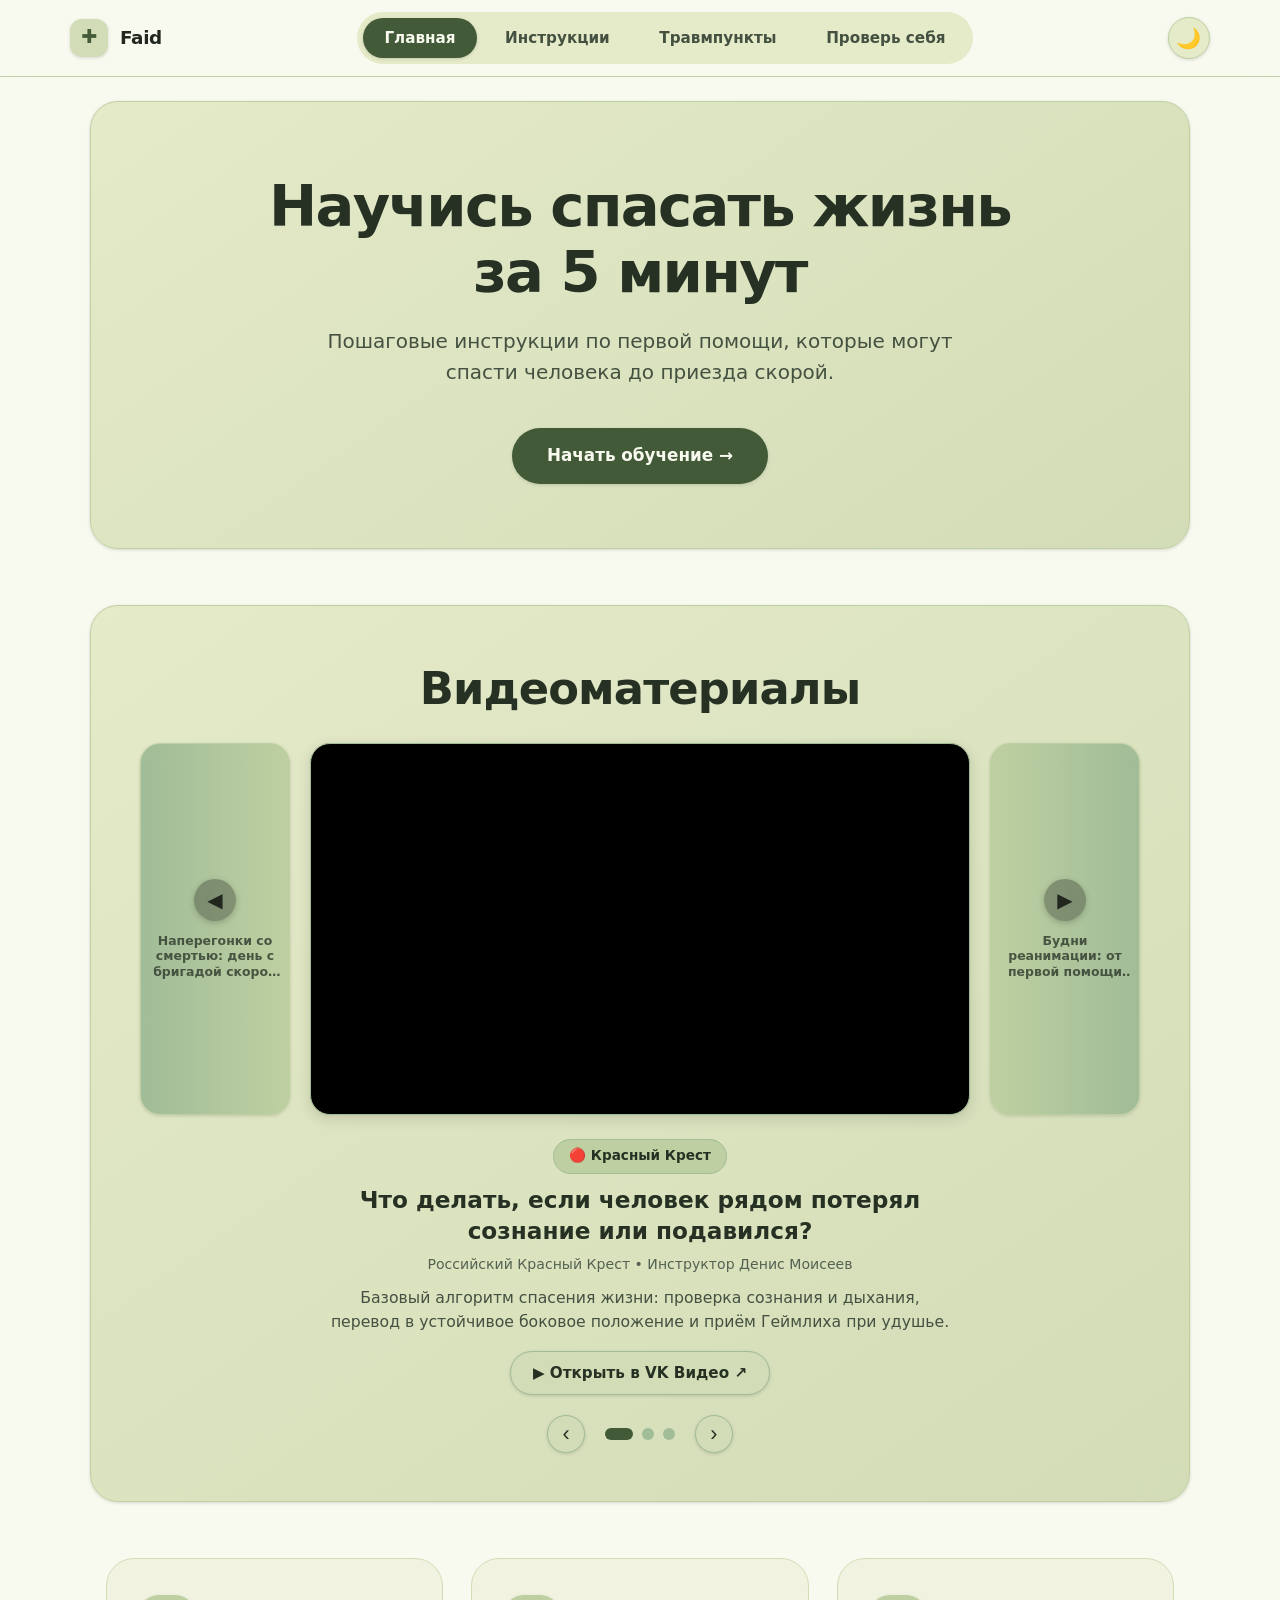
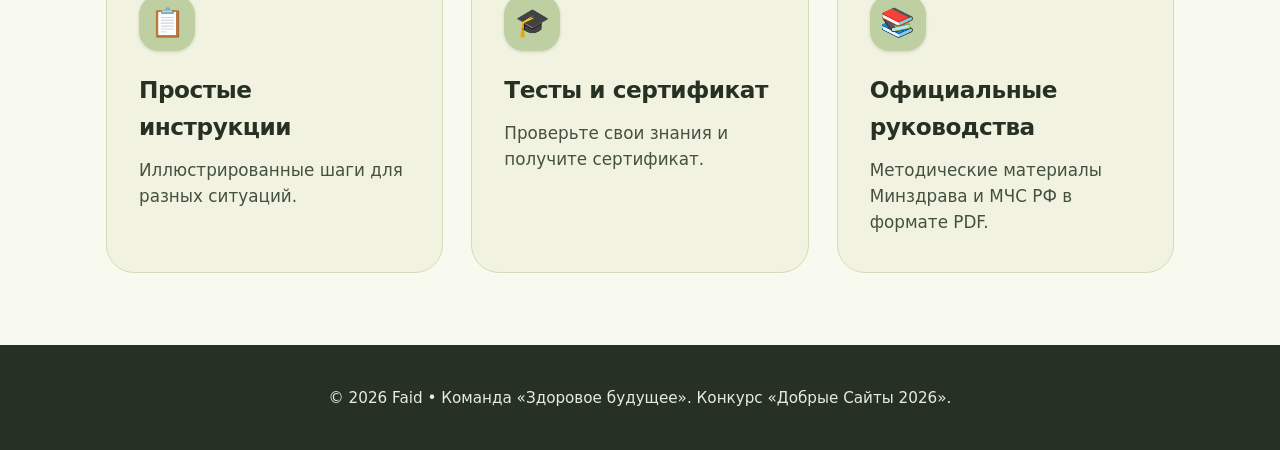
<file: web/index.html>
<!DOCTYPE html>
<html lang="ru">
<head>
  <meta charset="UTF-8">
  <meta name="viewport" content="width=device-width, initial-scale=1.0">
  <title>Faid — Первая помощь рядом</title>
  <meta name="description" content="Faid: пошаговые инструкции по первой помощи, интерактивная карта травмпунктов и проверочные тесты.">
  <link rel="stylesheet" href="css/style.css">
  <script>
    (function(){
      try {
        var s = localStorage.getItem('theme');
        var p = window.matchMedia && window.matchMedia('(prefers-color-scheme: dark)').matches;
        var t = (s === 'dark' || (!s && p)) ? 'dark' : 'light';
        document.documentElement.setAttribute('data-theme', t);
      } catch(e) {
        document.documentElement.setAttribute('data-theme', 'light');
      }
    })();
  </script>
</head>
<body>
  <header>
    <div class="nav-container">
      <a href="index.html" class="brand">
        <span class="brand-icon">✚</span>
        <span>Faid</span>
      </a>
      <nav>
        <ul>
          <li><a href="index.html" class="active" aria-current="page">Главная</a></li>
          <li><a href="instructions.html">Инструкции</a></li>
          <li><a href="map.html">Травмпункты</a></li>
          <li><a href="test.html">Проверь себя</a></li>
        </ul>
      </nav>
      <button id="theme-toggle" class="theme-toggle-btn" type="button" aria-label="Переключить тему оформления" title="Сменить тему">
        <span class="theme-toggle-icon">🌙</span>
      </button>
    </div>
  </header>

  <main>
    <section class="hero">
      <h1>Научись спасать жизнь за 5 минут</h1>
      <p>Пошаговые инструкции по первой помощи, которые могут спасти человека до приезда скорой.</p>
      <a href="instructions.html" class="btn">Начать обучение &rarr;</a>
    </section>

    <!-- Video Showcase Section (Mockup / Carousel) -->
    <section class="video-section" aria-label="Обучающие видеоматериалы">
      <h2>Видеоматериалы</h2>

      <div class="video-carousel" tabindex="0" aria-label="Карусель видеоуроков (используйте стрелки влево и вправо для переключения)">
        <!-- Left Side Peek Card (Previous Video) -->
        <div id="video-prev-side" class="video-side-card side-prev" role="button" tabindex="0" aria-label="Предыдущее видео">
          <span class="side-card-icon" aria-hidden="true">◀</span>
          <span id="video-prev-label" class="side-card-text">Предыдущее видео</span>
        </div>

        <!-- Center Active Video Player -->
        <div class="video-center-card">
          <div class="video-iframe-wrapper">
            <iframe
              id="active-video-iframe"
              src="https://vkvideo.ru/video_ext.php?oid=-212510635&amp;id=456240645&amp;hd=2"
              title="Что делать, если человек рядом потерял сознание или подавился?"
              allow="autoplay; encrypted-media; fullscreen; picture-in-picture; screen-wake-lock;"
              loading="lazy">
            </iframe>
          </div>
        </div>

        <!-- Right Side Peek Card (Next Video) -->
        <div id="video-next-side" class="video-side-card side-next" role="button" tabindex="0" aria-label="Следующее видео">
          <span class="side-card-icon" aria-hidden="true">▶</span>
          <span id="video-next-label" class="side-card-text">Следующее видео</span>
        </div>
      </div>

      <!-- Active Video Details -->
      <div class="video-details">
        <span id="video-badge" class="video-badge">🔴 Красный Крест</span>
        <h3 id="video-title" class="video-title">Что делать, если человек рядом потерял сознание или подавился?</h3>
        <p id="video-source" class="video-source">Российский Красный Крест • Инструктор Денис Моисеев</p>
        <p id="video-desc" class="video-desc">Базовый алгоритм спасения жизни: проверка сознания и дыхания, перевод в устойчивое боковое положение и приём Геймлиха при удушье.</p>
        <div class="video-actions">
          <a id="video-direct-link" href="https://vkvideo.ru/video-212510635_456240645?list=119526689f4af5d0ac" target="_blank" rel="noopener noreferrer" class="video-ext-btn">
            <span>▶️ Открыть в VK Видео ↗</span>
          </a>
        </div>
      </div>

      <!-- Nav Controls: Prev / Dots / Next -->
      <div class="video-nav-controls">
        <button type="button" id="video-nav-prev" class="video-nav-btn" aria-label="Предыдущее видео" title="Предыдущее видео">‹</button>
        <div id="video-dots" class="video-dots" role="tablist" aria-label="Индикаторы видео"></div>
        <button type="button" id="video-nav-next" class="video-nav-btn" aria-label="Следующее видео" title="Следующее видео">›</button>
      </div>
    </section>

    <section class="features">
      <div class="feature">
        <div class="feature-icon">📋</div>
        <h2>Простые инструкции</h2>
        <p>Иллюстрированные шаги для разных ситуаций.</p>
      </div>
      <div class="feature">
        <div class="feature-icon">🎓</div>
        <h2>Тесты и сертификат</h2>
        <p>Проверьте свои знания и получите сертификат.</p>
      </div>
      <div class="feature">
        <div class="feature-icon">📚</div>
        <h2>Официальные руководства</h2>
        <p>Методические материалы Минздрава и МЧС РФ в формате PDF.</p>
      </div>
    </section>
  </main>

  <footer>
    <p>© 2026 Faid • Команда «Здоровое будущее». Конкурс «Добрые Сайты 2026».</p>
  </footer>
  <!-- Scripts -->
  <script src="js/theme.js"></script>
  <script src="js/videos.js"></script>
</body>
</html>
</file>
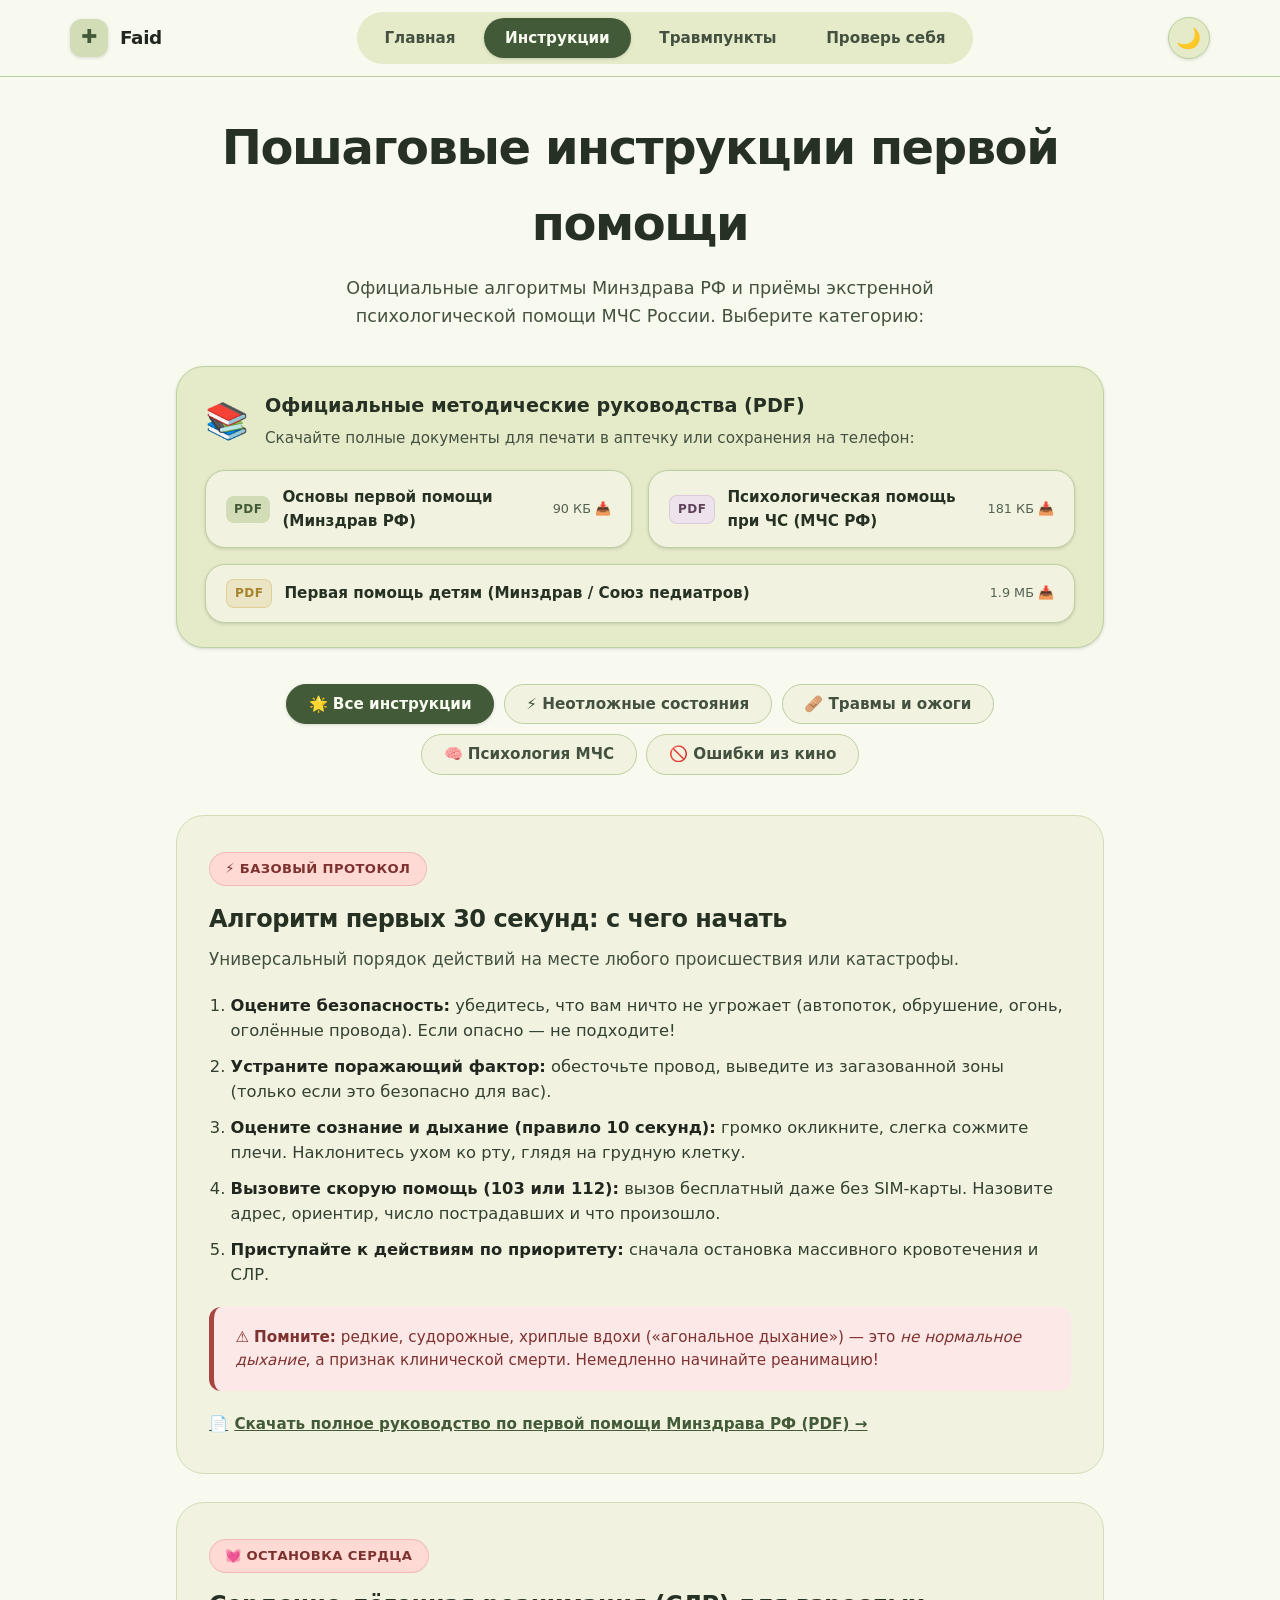
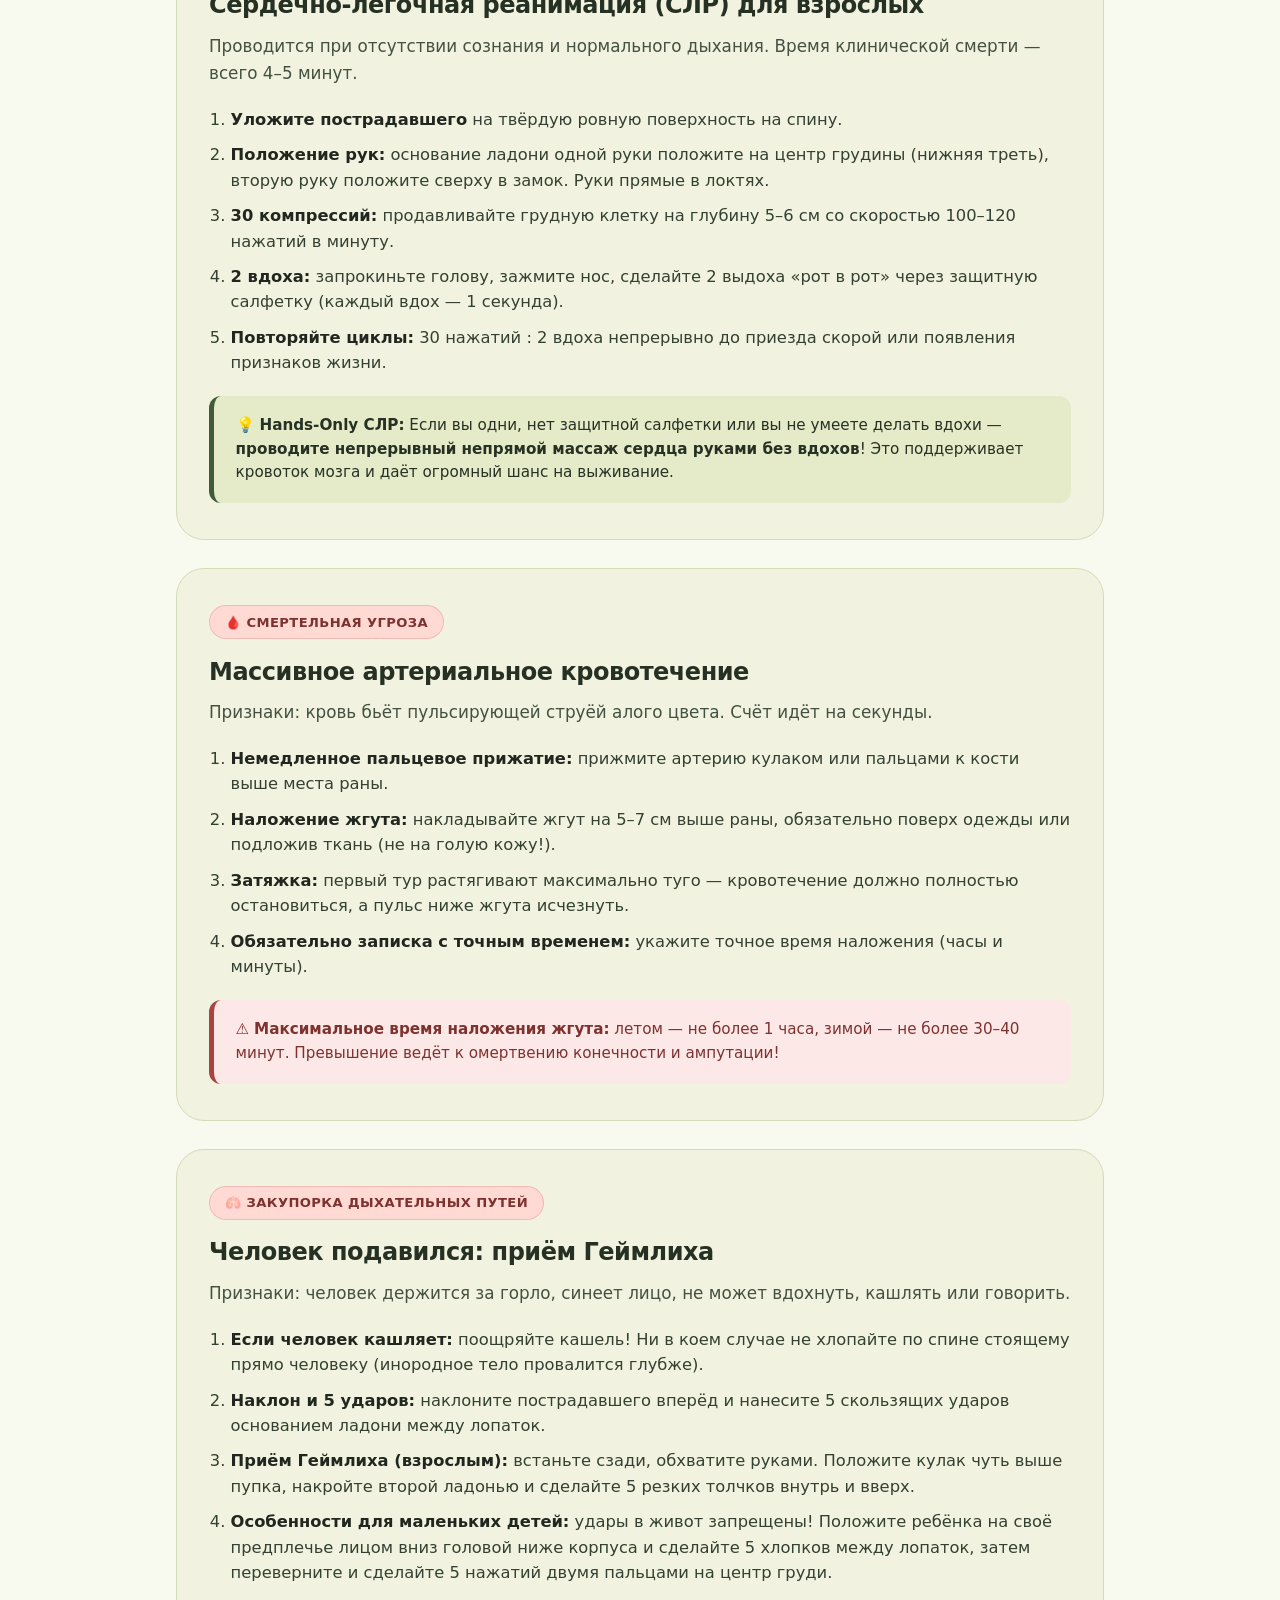
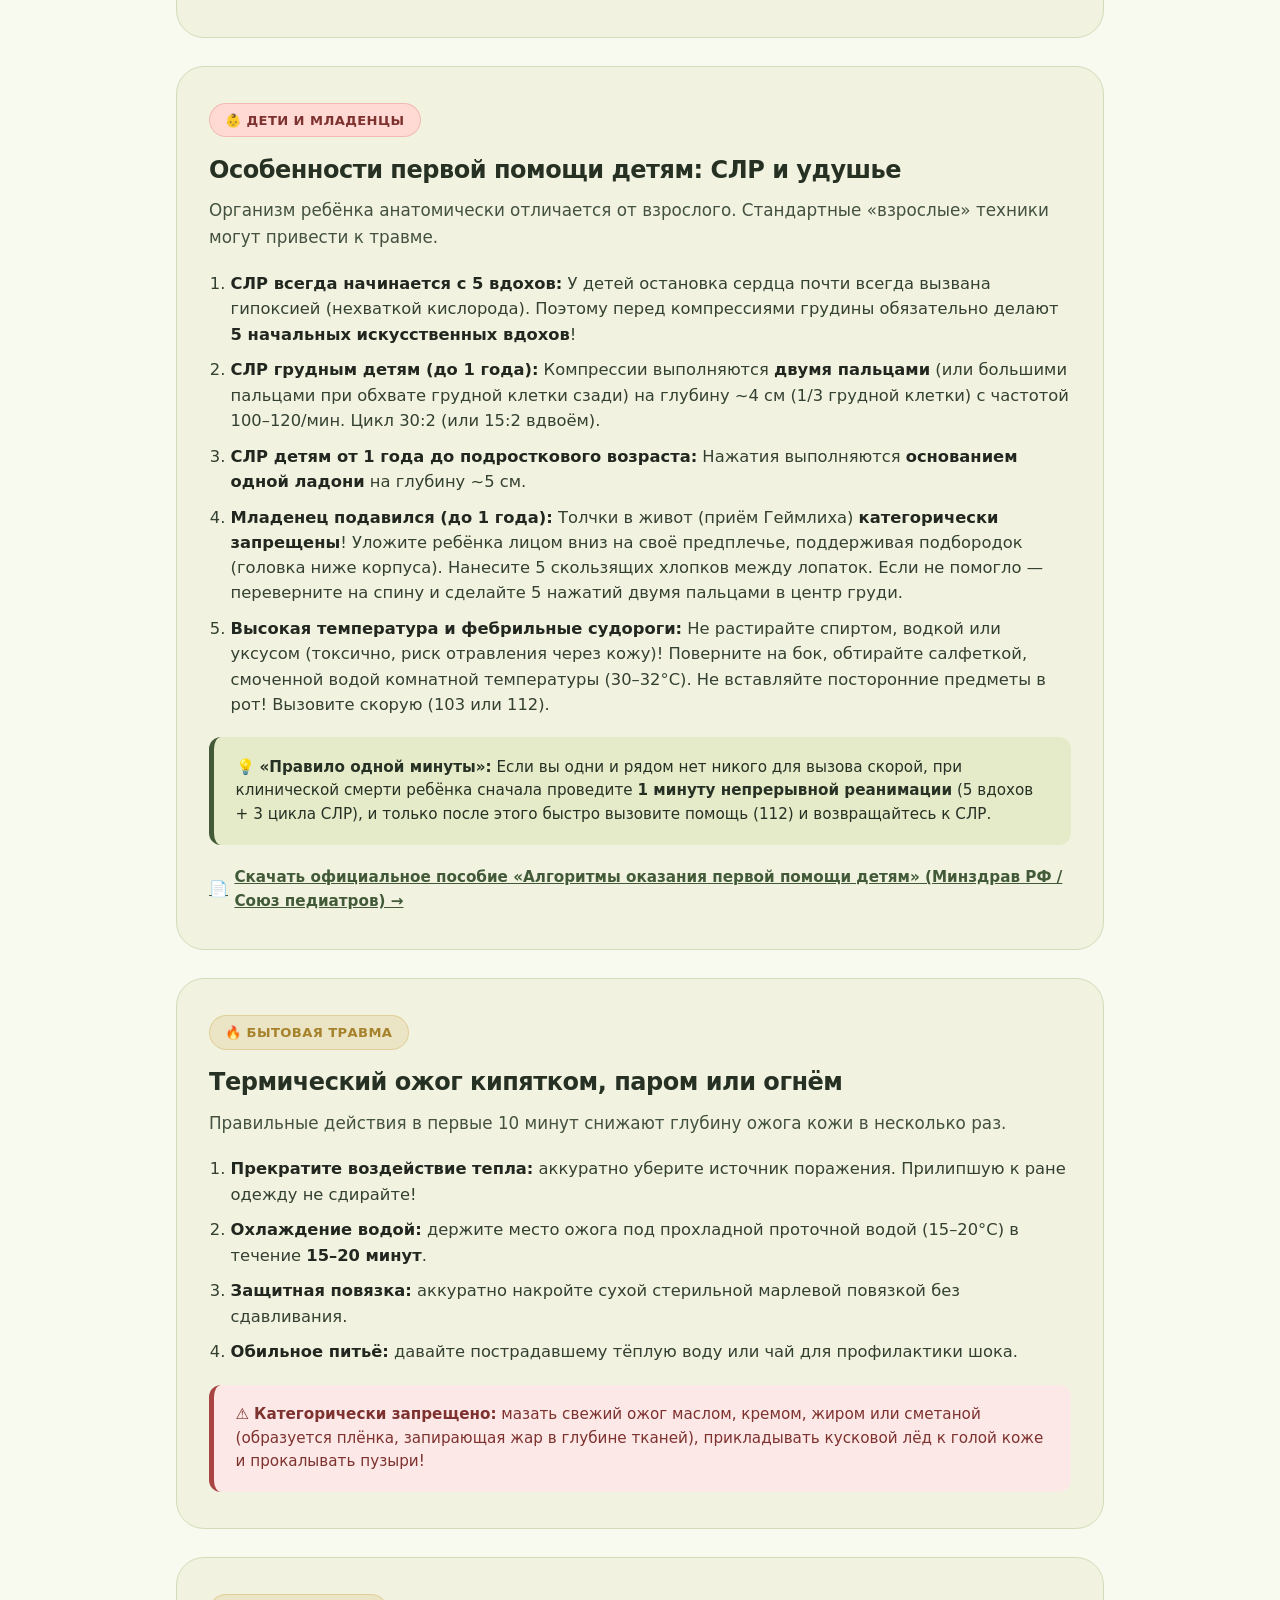
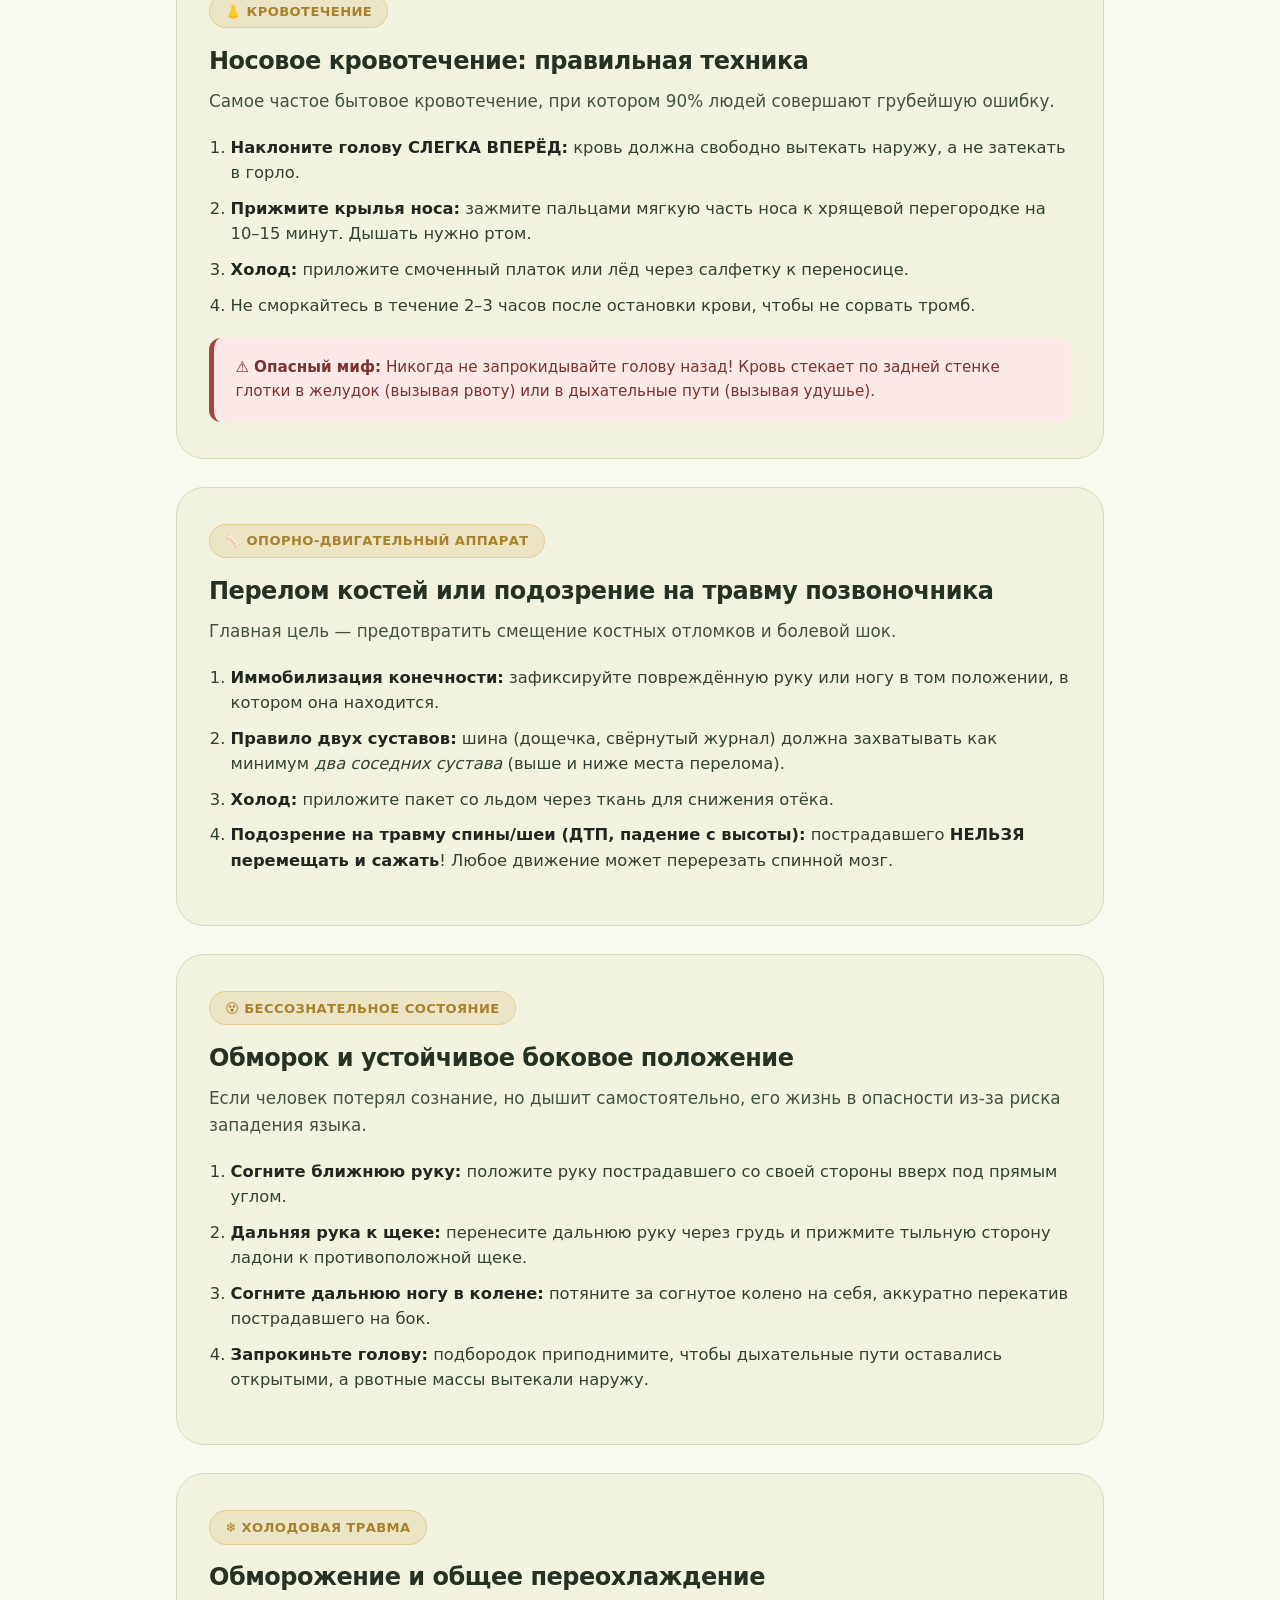
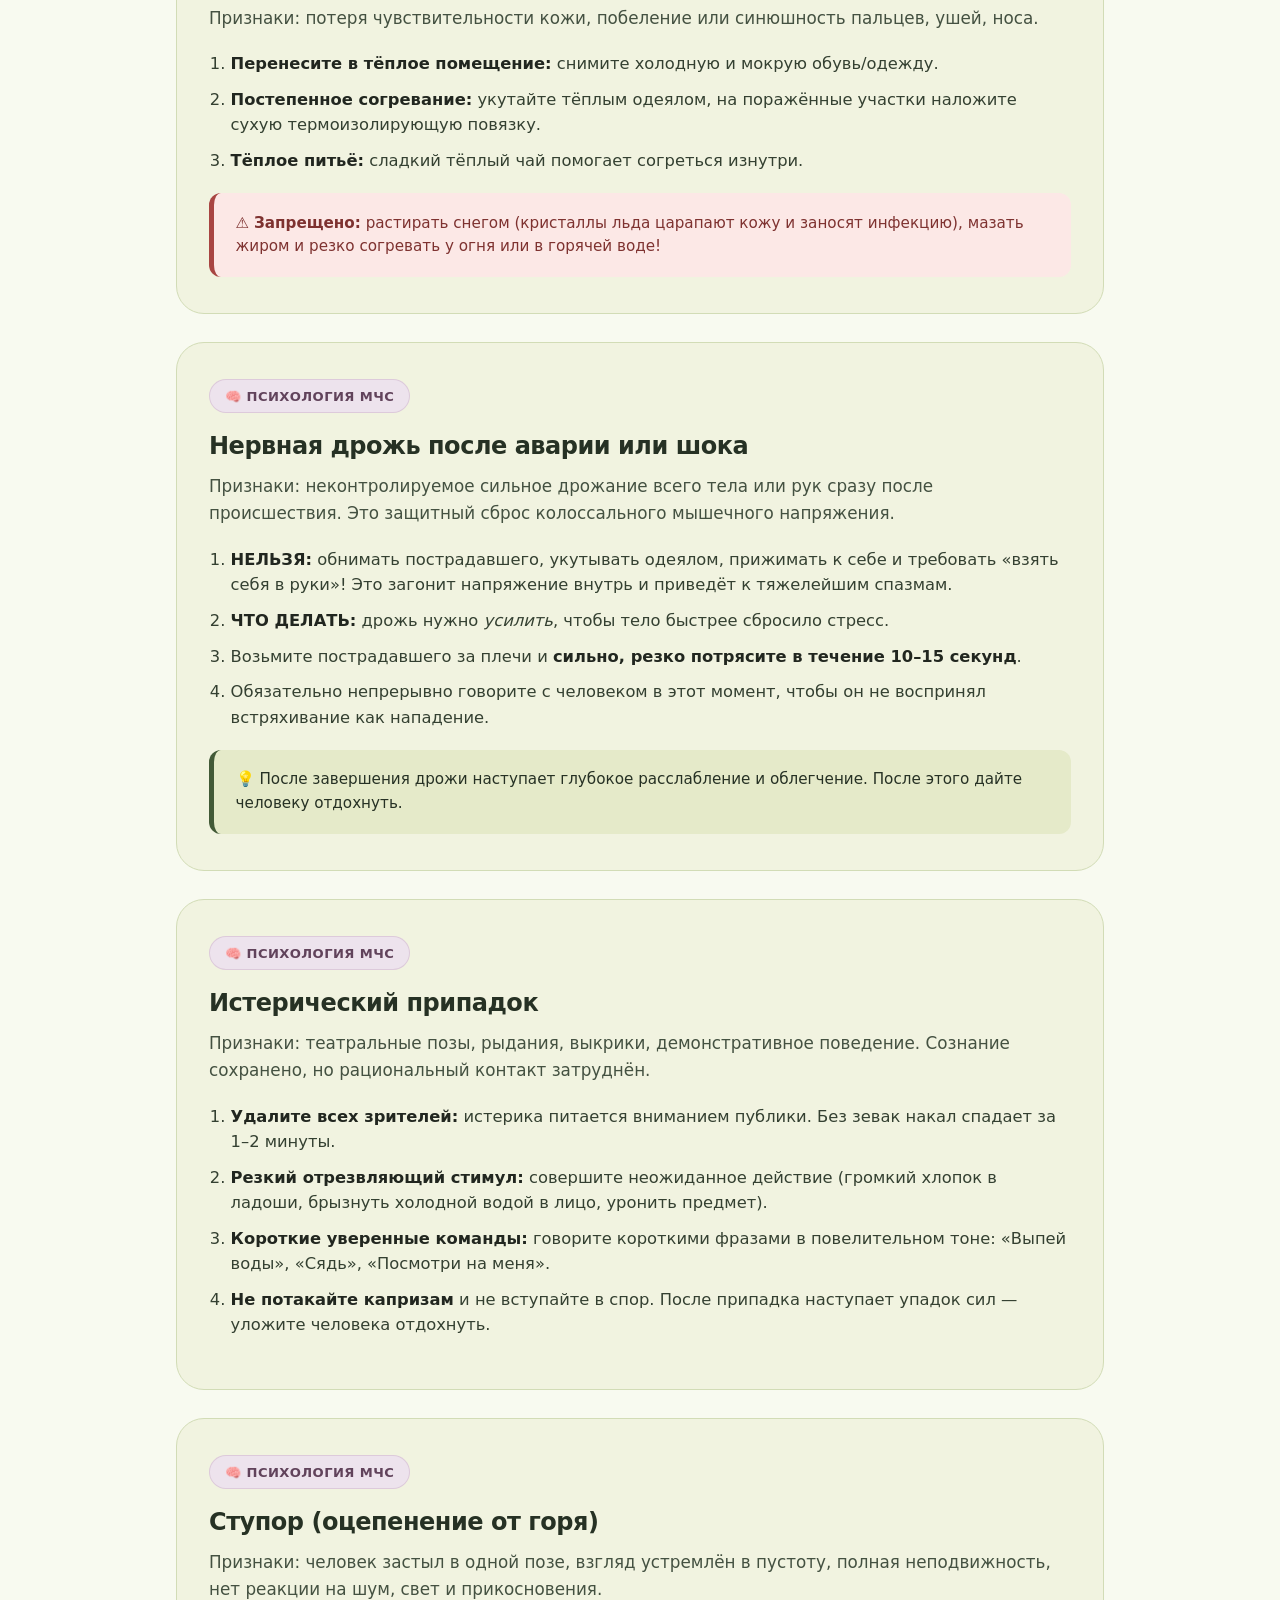
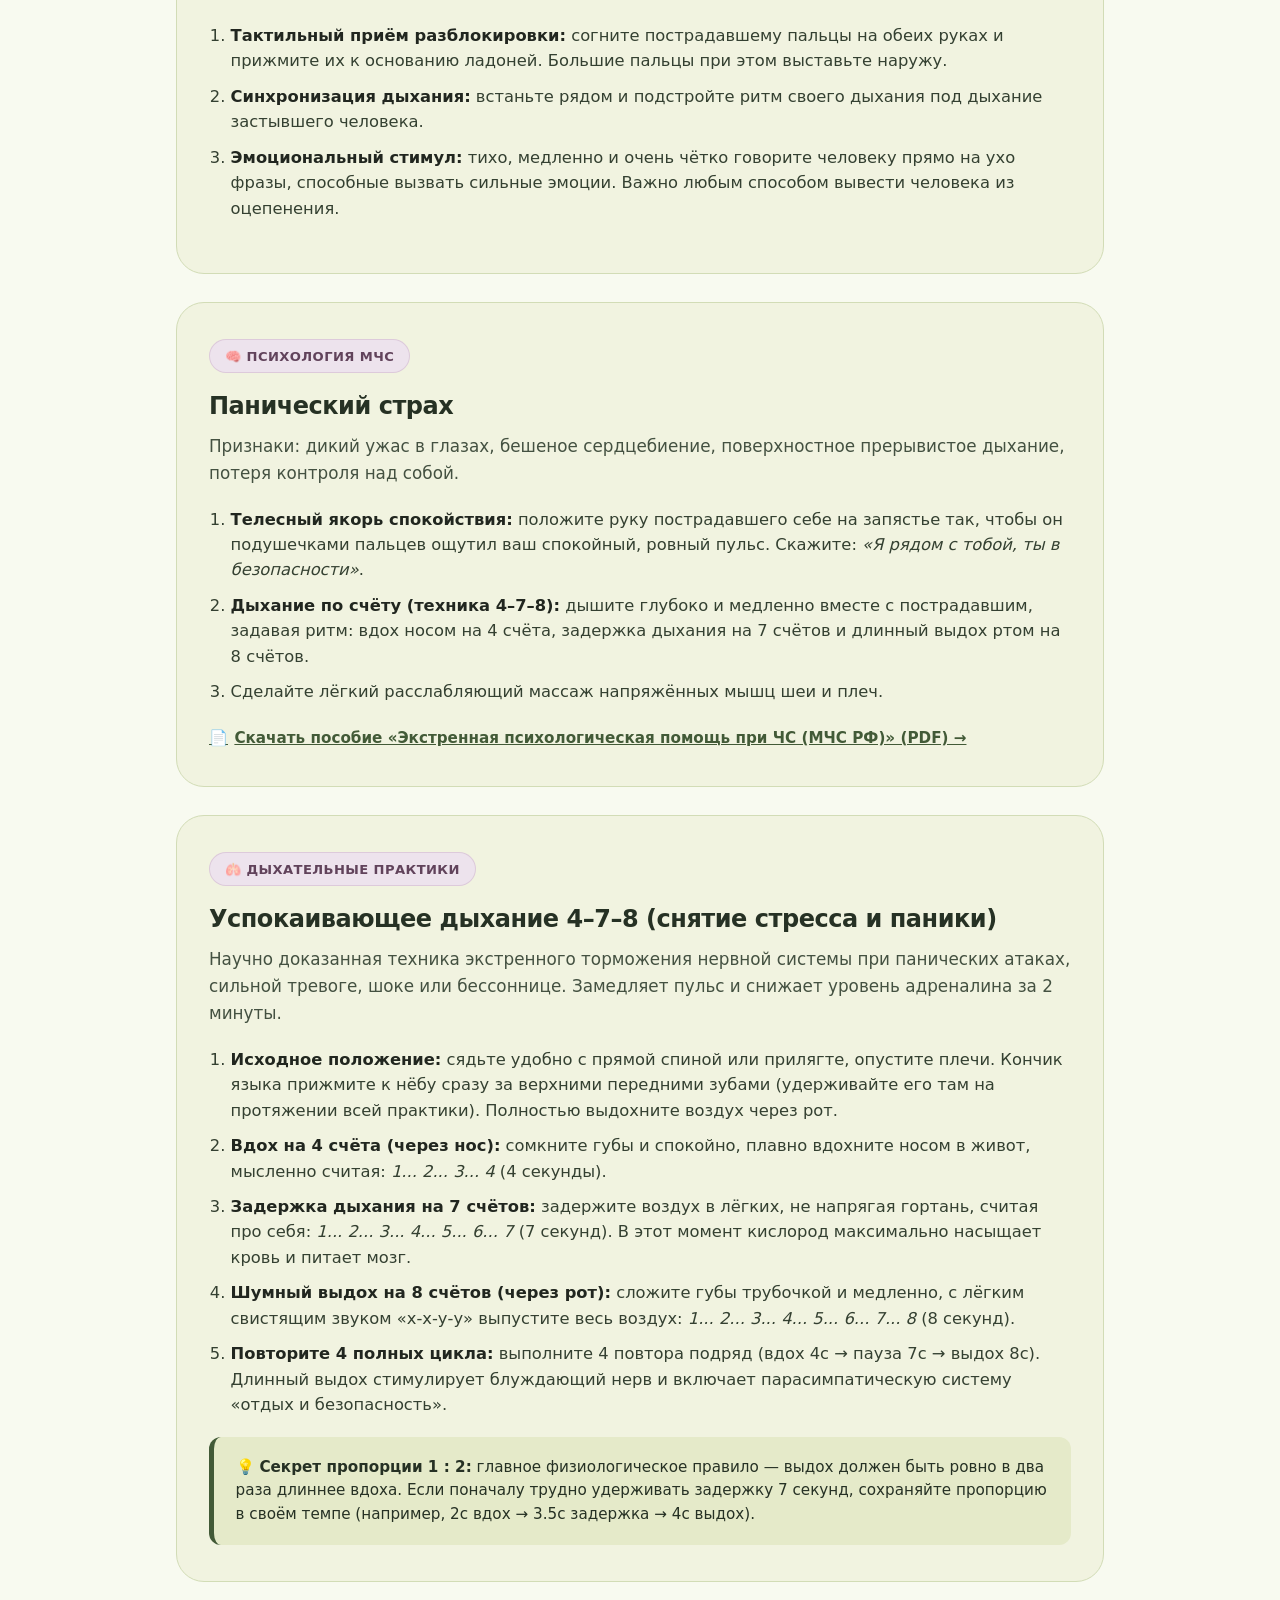
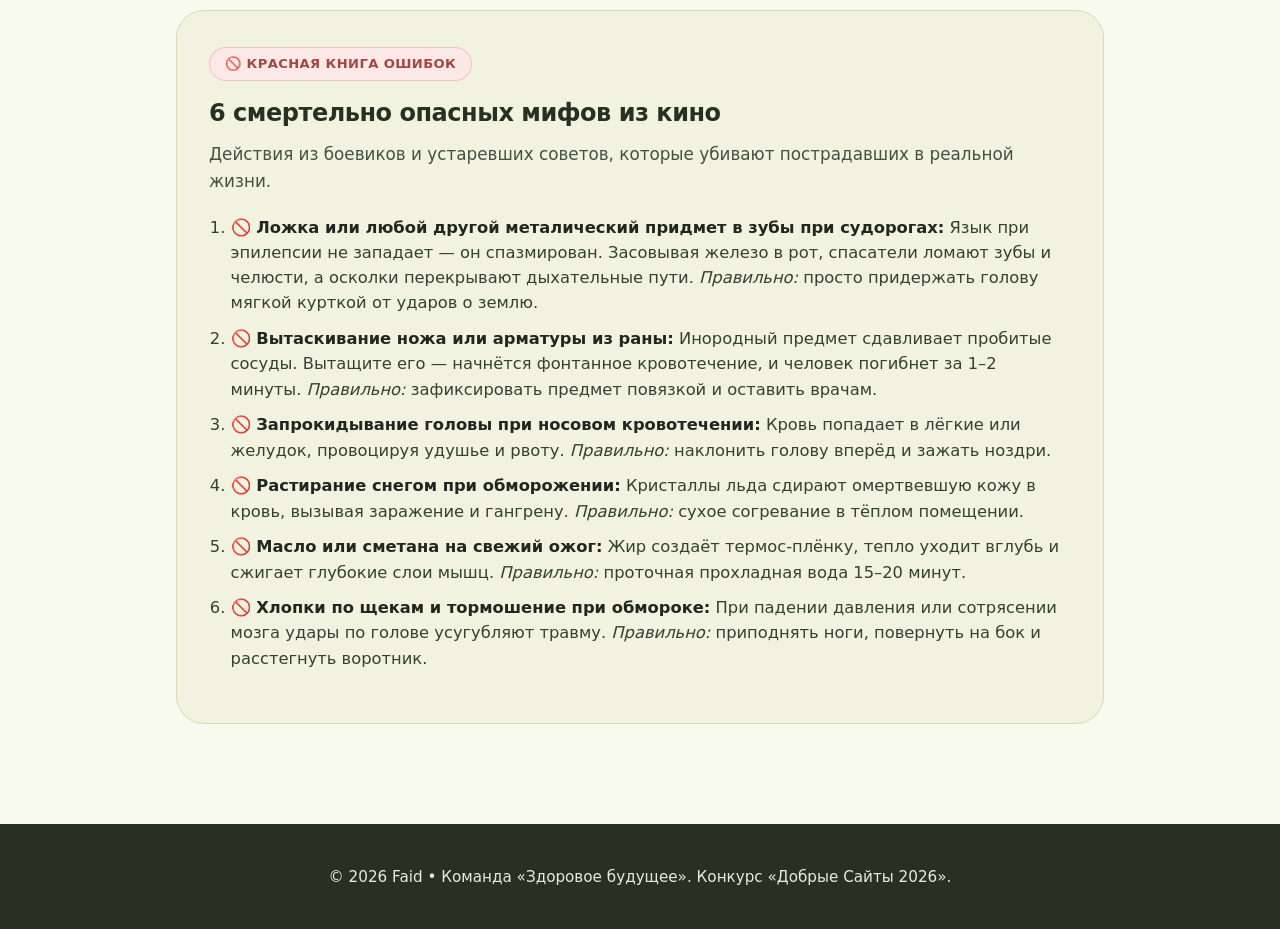
<file: web/instructions.html>
<!DOCTYPE html>
<html lang="ru">
<head>
  <meta charset="UTF-8">
  <meta name="viewport" content="width=device-width, initial-scale=1.0">
  <title>Инструкции по первой помощи • Faid</title>
  <meta name="description" content="Faid: пошаговые алгоритмы доврачебной помощи Минздрава РФ и экстренной психологической помощи МЧС.">
  <link rel="stylesheet" href="css/style.css">
  <script>
    (function(){
      try {
        var s = localStorage.getItem('theme');
        var p = window.matchMedia && window.matchMedia('(prefers-color-scheme: dark)').matches;
        var t = (s === 'dark' || (!s && p)) ? 'dark' : 'light';
        document.documentElement.setAttribute('data-theme', t);
      } catch(e) {
        document.documentElement.setAttribute('data-theme', 'light');
      }
    })();
  </script>
</head>
<body>

  <!-- Header -->
  <header>
    <div class="nav-container">
      <a href="index.html" class="brand">
        <span class="brand-icon">✚</span>
        <span>Faid</span>
      </a>
      <nav>
        <ul>
          <li><a href="index.html">Главная</a></li>
          <li><a href="instructions.html" class="active" aria-current="page">Инструкции</a></li>
          <li><a href="map.html">Травмпункты</a></li>
          <li><a href="test.html">Проверь себя</a></li>
        </ul>
      </nav>
      <button id="theme-toggle" class="theme-toggle-btn" type="button" aria-label="Переключить тему оформления" title="Сменить тему">
        <span class="theme-toggle-icon">🌙</span>
      </button>
    </div>
  </header>

  <main class="instructions-wrapper">
    <div class="instructions-header">
      <h1>Пошаговые инструкции первой помощи</h1>
      <p>Официальные алгоритмы Минздрава РФ и приёмы экстренной психологической помощи МЧС России. Выберите категорию:</p>
    </div>

    <!-- Downloadable Official PDF Guides Section -->
    <div class="docs-download-banner">
      <div class="docs-banner-info">
        <span class="docs-icon">📚</span>
        <div>
          <h3>Официальные методические руководства (PDF)</h3>
          <p>Скачайте полные документы для печати в аптечку или сохранения на телефон:</p>
        </div>
      </div>
      <div class="docs-buttons-group">
        <a href="docs/osnovy-pervoy-pomoshchi.pdf" target="_blank" rel="noopener noreferrer" class="doc-btn" download="Основы_первой_помощи_Минздрав_РФ.pdf" title="Открыть или скачать руководство Минздрава РФ">
          <span class="doc-badge">PDF</span>
          <span class="doc-title">Основы первой помощи (Минздрав РФ)</span>
          <span class="doc-size">90 КБ 📥</span>
        </a>
        <a href="docs/ekstrennaya-psikhologicheskaya-pomoshch-mchs.pdf" target="_blank" rel="noopener noreferrer" class="doc-btn" download="Психологическая_помощь_МЧС_РФ.pdf" title="Открыть или скачать курс МЧС России">
          <span class="doc-badge badge-psy">PDF</span>
          <span class="doc-title">Психологическая помощь при ЧС (МЧС РФ)</span>
          <span class="doc-size">181 КБ 📥</span>
        </a>
        <a href="docs/algoritmy-pervoy-pomoshchi-detyam.pdf" target="_blank" rel="noopener noreferrer" class="doc-btn" download="Первая_помощь_детям_Минздрав_РФ.pdf" title="Открыть или скачать руководство по первой помощи детям (Союз педиатров / Минздрав РФ)">
          <span class="doc-badge badge-trauma">PDF</span>
          <span class="doc-title">Первая помощь детям (Минздрав / Союз педиатров)</span>
          <span class="doc-size">1.9 МБ 📥</span>
        </a>
      </div>
    </div>

    <!-- Material You 3 Filter Chips -->
    <div class="chips-group">
      <button type="button" class="chip active" data-category="all">🌟 Все инструкции</button>
      <button type="button" class="chip" data-category="emergency">⚡ Неотложные состояния</button>
      <button type="button" class="chip" data-category="trauma">🩹 Травмы и ожоги</button>
      <button type="button" class="chip" data-category="psychology">🧠 Психология МЧС</button>
      <button type="button" class="chip" data-category="myths">🚫 Ошибки из кино</button>
    </div>

    <!-- Cards Container -->
    <div id="cards-container">

      <!-- ====================================================================
           БЛОК 1: НЕОТЛОЖНЫЕ СОСТОЯНИЯ (EMERGENCY)
           ==================================================================== -->

      <!-- Card: 30 Seconds Universal Checklist -->
      <article class="instruction-card" data-category="emergency">
        <span class="card-badge badge-urgent">⚡ Базовый протокол</span>
        <h2>Алгоритм первых 30 секунд: с чего начать</h2>
        <p class="card-intro">Универсальный порядок действий на месте любого происшествия или катастрофы.</p>
        <ol class="steps-list">
          <li><strong>Оцените безопасность:</strong> убедитесь, что вам ничто не угрожает (автопоток, обрушение, огонь, оголённые провода). Если опасно — не подходите!</li>
          <li><strong>Устраните поражающий фактор:</strong> обесточьте провод, выведите из загазованной зоны (только если это безопасно для вас).</li>
          <li><strong>Оцените сознание и дыхание (правило 10 секунд):</strong> громко окликните, слегка сожмите плечи. Наклонитесь ухом ко рту, глядя на грудную клетку.</li>
          <li><strong>Вызовите скорую помощь (103 или 112):</strong> вызов бесплатный даже без SIM-карты. Назовите адрес, ориентир, число пострадавших и что произошло.</li>
          <li><strong>Приступайте к действиям по приоритету:</strong> сначала остановка массивного кровотечения и СЛР.</li>
        </ol>
        <div class="warning-box">
          ⚠️ <strong>Помните:</strong> редкие, судорожные, хриплые вдохи («агональное дыхание») — это <em>не нормальное дыхание</em>, а признак клинической смерти. Немедленно начинайте реанимацию!
        </div>
        <div style="margin-top: 1.25rem;">
          <a href="docs/osnovy-pervoy-pomoshchi.pdf" target="_blank" rel="noopener noreferrer" class="doc-link-anchor">
            <span>📄</span> Скачать полное руководство по первой помощи Минздрава РФ (PDF) &rarr;
          </a>
        </div>
      </article>

      <!-- Card: CPR -->
      <article class="instruction-card" data-category="emergency">
        <span class="card-badge badge-urgent">💓 Остановка сердца</span>
        <h2>Сердечно-лёгочная реанимация (СЛР) для взрослых</h2>
        <p class="card-intro">Проводится при отсутствии сознания и нормального дыхания. Время клинической смерти — всего 4–5 минут.</p>
        <ol class="steps-list">
          <li><strong>Уложите пострадавшего</strong> на твёрдую ровную поверхность на спину.</li>
          <li><strong>Положение рук:</strong> основание ладони одной руки положите на центр грудины (нижняя треть), вторую руку положите сверху в замок. Руки прямые в локтях.</li>
          <li><strong>30 компрессий:</strong> продавливайте грудную клетку на глубину 5–6 см со скоростью 100–120 нажатий в минуту.</li>
          <li><strong>2 вдоха:</strong> запрокиньте голову, зажмите нос, сделайте 2 выдоха «рот в рот» через защитную салфетку (каждый вдох — 1 секунда).</li>
          <li><strong>Повторяйте циклы:</strong> 30 нажатий : 2 вдоха непрерывно до приезда скорой или появления признаков жизни.</li>
        </ol>
        <div class="tip-box">
          💡 <strong>Hands-Only СЛР:</strong> Если вы одни, нет защитной салфетки или вы не умеете делать вдохи — <strong>проводите непрерывный непрямой массаж сердца руками без вдохов</strong>! Это поддерживает кровоток мозга и даёт огромный шанс на выживание.
        </div>
      </article>

      <!-- Card: Arterial Bleeding -->
      <article class="instruction-card" data-category="emergency">
        <span class="card-badge badge-urgent">🩸 Смертельная угроза</span>
        <h2>Массивное артериальное кровотечение</h2>
        <p class="card-intro">Признаки: кровь бьёт пульсирующей струёй алого цвета. Счёт идёт на секунды.</p>
        <ol class="steps-list">
          <li><strong>Немедленное пальцевое прижатие:</strong> прижмите артерию кулаком или пальцами к кости выше места раны.</li>
          <li><strong>Наложение жгута:</strong> накладывайте жгут на 5–7 см выше раны, обязательно поверх одежды или подложив ткань (не на голую кожу!).</li>
          <li><strong>Затяжка:</strong> первый тур растягивают максимально туго — кровотечение должно полностью остановиться, а пульс ниже жгута исчезнуть.</li>
          <li><strong>Обязательно записка с точным временем:</strong> укажите точное время наложения (часы и минуты).</li>
        </ol>
        <div class="warning-box">
          ⚠️ <strong>Максимальное время наложения жгута:</strong> летом — не более 1 часа, зимой — не более 30–40 минут. Превышение ведёт к омертвению конечности и ампутации!
        </div>
      </article>

      <!-- Card: Choking / Heimlich -->
      <article class="instruction-card" data-category="emergency">
        <span class="card-badge badge-urgent">🫁 Закупорка дыхательных путей</span>
        <h2>Человек подавился: приём Геймлиха</h2>
        <p class="card-intro">Признаки: человек держится за горло, синеет лицо, не может вдохнуть, кашлять или говорить.</p>
        <ol class="steps-list">
          <li><strong>Если человек кашляет:</strong> поощряйте кашель! Ни в коем случае не хлопайте по спине стоящему прямо человеку (инородное тело провалится глубже).</li>
          <li><strong>Наклон и 5 ударов:</strong> наклоните пострадавшего вперёд и нанесите 5 скользящих ударов основанием ладони между лопаток.</li>
          <li><strong>Приём Геймлиха (взрослым):</strong> встаньте сзади, обхватите руками. Положите кулак чуть выше пупка, накройте второй ладонью и сделайте 5 резких толчков внутрь и вверх.</li>
          <li><strong>Особенности для маленьких детей:</strong> удары в живот запрещены! Положите ребёнка на своё предплечье лицом вниз головой ниже корпуса и сделайте 5 хлопков между лопаток, затем переверните и сделайте 5 нажатий двумя пальцами на центр груди.</li>
        </ol>
      </article>

      <!-- Card: Pediatric First Aid -->
      <article class="instruction-card" data-category="emergency">
        <span class="card-badge badge-urgent">👶 Дети и младенцы</span>
        <h2>Особенности первой помощи детям: СЛР и удушье</h2>
        <p class="card-intro">Организм ребёнка анатомически отличается от взрослого. Стандартные «взрослые» техники могут привести к травме.</p>
        <ol class="steps-list">
          <li><strong>СЛР всегда начинается с 5 вдохов:</strong> У детей остановка сердца почти всегда вызвана гипоксией (нехваткой кислорода). Поэтому перед компрессиями грудины обязательно делают <strong>5 начальных искусственных вдохов</strong>!</li>
          <li><strong>СЛР грудным детям (до 1 года):</strong> Компрессии выполняются <strong>двумя пальцами</strong> (или большими пальцами при обхвате грудной клетки сзади) на глубину ~4 см (1/3 грудной клетки) с частотой 100–120/мин. Цикл 30:2 (или 15:2 вдвоём).</li>
          <li><strong>СЛР детям от 1 года до подросткового возраста:</strong> Нажатия выполняются <strong>основанием одной ладони</strong> на глубину ~5 см.</li>
          <li><strong>Младенец подавился (до 1 года):</strong> Толчки в живот (приём Геймлиха) <strong>категорически запрещены</strong>! Уложите ребёнка лицом вниз на своё предплечье, поддерживая подбородок (головка ниже корпуса). Нанесите 5 скользящих хлопков между лопаток. Если не помогло — переверните на спину и сделайте 5 нажатий двумя пальцами в центр груди.</li>
          <li><strong>Высокая температура и фебрильные судороги:</strong> Не растирайте спиртом, водкой или уксусом (токсично, риск отравления через кожу)! Поверните на бок, обтирайте салфеткой, смоченной водой комнатной температуры (30–32°C). Не вставляйте посторонние предметы в рот! Вызовите скорую (103 или 112).</li>
        </ol>
        <div class="tip-box">
          💡 <strong>«Правило одной минуты»:</strong> Если вы одни и рядом нет никого для вызова скорой, при клинической смерти ребёнка сначала проведите <strong>1 минуту непрерывной реанимации</strong> (5 вдохов + 3 цикла СЛР), и только после этого быстро вызовите помощь (112) и возвращайтесь к СЛР.
        </div>
        <div style="margin-top: 1.25rem;">
          <a href="docs/algoritmy-pervoy-pomoshchi-detyam.pdf" target="_blank" rel="noopener noreferrer" class="doc-link-anchor">
            <span>📄</span> Скачать официальное пособие «Алгоритмы оказания первой помощи детям» (Минздрав РФ / Союз педиатров) &rarr;
          </a>
        </div>
      </article>

      <!-- ====================================================================
           БЛОК 2: ТРАВМЫ И ОЖОГИ (TRAUMA)
           ==================================================================== -->

      <!-- Card: Burns -->
      <article class="instruction-card" data-category="trauma">
        <span class="card-badge badge-trauma">🔥 Бытовая травма</span>
        <h2>Термический ожог кипятком, паром или огнём</h2>
        <p class="card-intro">Правильные действия в первые 10 минут снижают глубину ожога кожи в несколько раз.</p>
        <ol class="steps-list">
          <li><strong>Прекратите воздействие тепла:</strong> аккуратно уберите источник поражения. Прилипшую к ране одежду не сдирайте!</li>
          <li><strong>Охлаждение водой:</strong> держите место ожога под прохладной проточной водой (15–20°C) в течение <strong>15–20 минут</strong>.</li>
          <li><strong>Защитная повязка:</strong> аккуратно накройте сухой стерильной марлевой повязкой без сдавливания.</li>
          <li><strong>Обильное питьё:</strong> давайте пострадавшему тёплую воду или чай для профилактики шока.</li>
        </ol>
        <div class="warning-box">
          ⚠️ <strong>Категорически запрещено:</strong> мазать свежий ожог маслом, кремом, жиром или сметаной (образуется плёнка, запирающая жар в глубине тканей), прикладывать кусковой лёд к голой коже и прокалывать пузыри!
        </div>
      </article>

      <!-- Card: Nosebleed -->
      <article class="instruction-card" data-category="trauma">
        <span class="card-badge badge-trauma">👃 Кровотечение</span>
        <h2>Носовое кровотечение: правильная техника</h2>
        <p class="card-intro">Самое частое бытовое кровотечение, при котором 90% людей совершают грубейшую ошибку.</p>
        <ol class="steps-list">
          <li><strong>Наклоните голову СЛЕГКА ВПЕРЁД:</strong> кровь должна свободно вытекать наружу, а не затекать в горло.</li>
          <li><strong>Прижмите крылья носа:</strong> зажмите пальцами мягкую часть носа к хрящевой перегородке на 10–15 минут. Дышать нужно ртом.</li>
          <li><strong>Холод:</strong> приложите смоченный платок или лёд через салфетку к переносице.</li>
          <li>Не сморкайтесь в течение 2–3 часов после остановки крови, чтобы не сорвать тромб.</li>
        </ol>
        <div class="warning-box">
          ⚠️ <strong>Опасный миф:</strong> Никогда не запрокидывайте голову назад! Кровь стекает по задней стенке глотки в желудок (вызывая рвоту) или в дыхательные пути (вызывая удушье).
        </div>
      </article>

      <!-- Card: Fractures -->
      <article class="instruction-card" data-category="trauma">
        <span class="card-badge badge-trauma">🦴 Опорно-двигательный аппарат</span>
        <h2>Перелом костей или подозрение на травму позвоночника</h2>
        <p class="card-intro">Главная цель — предотвратить смещение костных отломков и болевой шок.</p>
        <ol class="steps-list">
          <li><strong>Иммобилизация конечности:</strong> зафиксируйте повреждённую руку или ногу в том положении, в котором она находится.</li>
          <li><strong>Правило двух суставов:</strong> шина (дощечка, свёрнутый журнал) должна захватывать как минимум <em>два соседних сустава</em> (выше и ниже места перелома).</li>
          <li><strong>Холод:</strong> приложите пакет со льдом через ткань для снижения отёка.</li>
          <li><strong>Подозрение на травму спины/шеи (ДТП, падение с высоты):</strong> пострадавшего <strong>НЕЛЬЗЯ перемещать и сажать</strong>! Любое движение может перерезать спинной мозг.</li>
        </ol>
      </article>

      <!-- Card: Recovery Position -->
      <article class="instruction-card" data-category="trauma">
        <span class="card-badge badge-trauma">😵 Бессознательное состояние</span>
        <h2>Обморок и устойчивое боковое положение</h2>
        <p class="card-intro">Если человек потерял сознание, но дышит самостоятельно, его жизнь в опасности из-за риска западения языка.</p>
        <ol class="steps-list">
          <li><strong>Согните ближнюю руку:</strong> положите руку пострадавшего со своей стороны вверх под прямым углом.</li>
          <li><strong>Дальняя рука к щеке:</strong> перенесите дальнюю руку через грудь и прижмите тыльную сторону ладони к противоположной щеке.</li>
          <li><strong>Согните дальнюю ногу в колене:</strong> потяните за согнутое колено на себя, аккуратно перекатив пострадавшего на бок.</li>
          <li><strong>Запрокиньте голову:</strong> подбородок приподнимите, чтобы дыхательные пути оставались открытыми, а рвотные массы вытекали наружу.</li>
        </ol>
      </article>

      <!-- Card: Frostbite -->
      <article class="instruction-card" data-category="trauma">
        <span class="card-badge badge-trauma">❄️ Холодовая травма</span>
        <h2>Обморожение и общее переохлаждение</h2>
        <p class="card-intro">Признаки: потеря чувствительности кожи, побеление или синюшность пальцев, ушей, носа.</p>
        <ol class="steps-list">
          <li><strong>Перенесите в тёплое помещение:</strong> снимите холодную и мокрую обувь/одежду.</li>
          <li><strong>Постепенное согревание:</strong> укутайте тёплым одеялом, на поражённые участки наложите сухую термоизолирующую повязку.</li>
          <li><strong>Тёплое питьё:</strong> сладкий тёплый чай помогает согреться изнутри.</li>
        </ol>
        <div class="warning-box">
          ⚠️ <strong>Запрещено:</strong> растирать снегом (кристаллы льда царапают кожу и заносят инфекцию), мазать жиром и резко согревать у огня или в горячей воде!
        </div>
      </article>

      <!-- ====================================================================
           БЛОК 3: ПСИХОЛОГИЧЕСКАЯ ПОМОЩЬ МЧС (PSYCHOLOGY)
           ==================================================================== -->

      <!-- Card: Tremor -->
      <article class="instruction-card" data-category="psychology">
        <span class="card-badge badge-psy">🧠 Психология МЧС</span>
        <h2>Нервная дрожь после аварии или шока</h2>
        <p class="card-intro">Признаки: неконтролируемое сильное дрожание всего тела или рук сразу после происшествия. Это защитный сброс колоссального мышечного напряжения.</p>
        <ol class="steps-list">
          <li><strong>НЕЛЬЗЯ:</strong> обнимать пострадавшего, укутывать одеялом, прижимать к себе и требовать «взять себя в руки»! Это загонит напряжение внутрь и приведёт к тяжелейшим спазмам.</li>
          <li><strong>ЧТО ДЕЛАТЬ:</strong> дрожь нужно <em>усилить</em>, чтобы тело быстрее сбросило стресс.</li>
          <li>Возьмите пострадавшего за плечи и <strong>сильно, резко потрясите в течение 10–15 секунд</strong>.</li>
          <li>Обязательно непрерывно говорите с человеком в этот момент, чтобы он не воспринял встряхивание как нападение.</li>
        </ol>
        <div class="tip-box">
          💡 После завершения дрожи наступает глубокое расслабление и облегчение. После этого дайте человеку отдохнуть.
        </div>
      </article>

      <!-- Card: Hysteria -->
      <article class="instruction-card" data-category="psychology">
        <span class="card-badge badge-psy">🧠 Психология МЧС</span>
        <h2>Истерический припадок</h2>
        <p class="card-intro">Признаки: театральные позы, рыдания, выкрики, демонстративное поведение. Сознание сохранено, но рациональный контакт затруднён.</p>
        <ol class="steps-list">
          <li><strong>Удалите всех зрителей:</strong> истерика питается вниманием публики. Без зевак накал спадает за 1–2 минуты.</li>
          <li><strong>Резкий отрезвляющий стимул:</strong> совершите неожиданное действие (громкий хлопок в ладоши, брызнуть холодной водой в лицо, уронить предмет).</li>
          <li><strong>Короткие уверенные команды:</strong> говорите короткими фразами в повелительном тоне: «Выпей воды», «Сядь», «Посмотри на меня».</li>
          <li><strong>Не потакайте капризам</strong> и не вступайте в спор. После припадка наступает упадок сил — уложите человека отдохнуть.</li>
        </ol>
      </article>

      <!-- Card: Stupor -->
      <article class="instruction-card" data-category="psychology">
        <span class="card-badge badge-psy">🧠 Психология МЧС</span>
        <h2>Ступор (оцепенение от горя)</h2>
        <p class="card-intro">Признаки: человек застыл в одной позе, взгляд устремлён в пустоту, полная неподвижность, нет реакции на шум, свет и прикосновения.</p>
        <ol class="steps-list">
          <li><strong>Тактильный приём разблокировки:</strong> согните пострадавшему пальцы на обеих руках и прижмите их к основанию ладоней. Большие пальцы при этом выставьте наружу.</li>
          <li><strong>Синхронизация дыхания:</strong> встаньте рядом и подстройте ритм своего дыхания под дыхание застывшего человека.</li>
          <li><strong>Эмоциональный стимул:</strong> тихо, медленно и очень чётко говорите человеку прямо на ухо фразы, способные вызвать сильные эмоции. Важно любым способом вывести человека из оцепенения.</li>
        </ol>
      </article>

      <!-- Card: Panic Fear -->
      <article class="instruction-card" data-category="psychology">
        <span class="card-badge badge-psy">🧠 Психология МЧС</span>
        <h2>Панический страх</h2>
        <p class="card-intro">Признаки: дикий ужас в глазах, бешеное сердцебиение, поверхностное прерывистое дыхание, потеря контроля над собой.</p>
        <ol class="steps-list">
          <li><strong>Телесный якорь спокойствия:</strong> положите руку пострадавшего себе на запястье так, чтобы он подушечками пальцев ощутил ваш спокойный, ровный пульс. Скажите: <em>«Я рядом с тобой, ты в безопасности»</em>.</li>
          <li><strong>Дыхание по счёту (техника 4–7–8):</strong> дышите глубоко и медленно вместе с пострадавшим, задавая ритм: вдох носом на 4 счёта, задержка дыхания на 7 счётов и длинный выдох ртом на 8 счётов.</li>
          <li>Сделайте лёгкий расслабляющий массаж напряжённых мышц шеи и плеч.</li>
        </ol>
        <div style="margin-top: 1.25rem;">
          <a href="docs/ekstrennaya-psikhologicheskaya-pomoshch-mchs.pdf" target="_blank" rel="noopener noreferrer" class="doc-link-anchor">
            <span>📄</span> Скачать пособие «Экстренная психологическая помощь при ЧС (МЧС РФ)» (PDF) &rarr;
          </a>
        </div>
      </article>

      <!-- Card: 4-7-8 Breathing Technique -->
      <article class="instruction-card" data-category="psychology">
        <span class="card-badge badge-psy">🫁 Дыхательные практики</span>
        <h2>Успокаивающее дыхание 4–7–8 (снятие стресса и паники)</h2>
        <p class="card-intro">Научно доказанная техника экстренного торможения нервной системы при панических атаках, сильной тревоге, шоке или бессоннице. Замедляет пульс и снижает уровень адреналина за 2 минуты.</p>
        <ol class="steps-list">
          <li><strong>Исходное положение:</strong> сядьте удобно с прямой спиной или прилягте, опустите плечи. Кончик языка прижмите к нёбу сразу за верхними передними зубами (удерживайте его там на протяжении всей практики). Полностью выдохните воздух через рот.</li>
          <li><strong>Вдох на 4 счёта (через нос):</strong> сомкните губы и спокойно, плавно вдохните носом в живот, мысленно считая: <em>1... 2... 3... 4</em> (4 секунды).</li>
          <li><strong>Задержка дыхания на 7 счётов:</strong> задержите воздух в лёгких, не напрягая гортань, считая про себя: <em>1... 2... 3... 4... 5... 6... 7</em> (7 секунд). В этот момент кислород максимально насыщает кровь и питает мозг.</li>
          <li><strong>Шумный выдох на 8 счётов (через рот):</strong> сложите губы трубочкой и медленно, с лёгким свистящим звуком «х-х-у-у» выпустите весь воздух: <em>1... 2... 3... 4... 5... 6... 7... 8</em> (8 секунд).</li>
          <li><strong>Повторите 4 полных цикла:</strong> выполните 4 повтора подряд (вдох 4с &rarr; пауза 7с &rarr; выдох 8с). Длинный выдох стимулирует блуждающий нерв и включает парасимпатическую систему «отдых и безопасность».</li>
        </ol>
        <div class="tip-box">
          💡 <strong>Секрет пропорции 1 : 2:</strong> главное физиологическое правило — выдох должен быть ровно в два раза длиннее вдоха. Если поначалу трудно удерживать задержку 7 секунд, сохраняйте пропорцию в своём темпе (например, 2с вдох &rarr; 3.5с задержка &rarr; 4с выдох).
        </div>
      </article>

      <!-- ====================================================================
           БЛОК 4: ОШИБКИ ИЗ КИНО (MYTHS)
           ==================================================================== -->

      <!-- Card: Myths / Dangerous Mistakes -->
      <article class="instruction-card" data-category="myths">
        <span class="card-badge badge-myth">🚫 Красная книга ошибок</span>
        <h2>6 смертельно опасных мифов из кино</h2>
        <p class="card-intro">Действия из боевиков и устаревших советов, которые убивают пострадавших в реальной жизни.</p>
        <ol class="steps-list">
          <li><strong>🚫 Ложка или любой другой металический придмет в зубы при судорогах:</strong> Язык при эпилепсии не западает — он спазмирован. Засовывая железо в рот, спасатели ломают зубы и челюсти, а осколки перекрывают дыхательные пути. <em>Правильно:</em> просто придержать голову мягкой курткой от ударов о землю.</li>
          <li><strong>🚫 Вытаскивание ножа или арматуры из раны:</strong> Инородный предмет сдавливает пробитые сосуды. Вытащите его — начнётся фонтанное кровотечение, и человек погибнет за 1–2 минуты. <em>Правильно:</em> зафиксировать предмет повязкой и оставить врачам.</li>
          <li><strong>🚫 Запрокидывание головы при носовом кровотечении:</strong> Кровь попадает в лёгкие или желудок, провоцируя удушье и рвоту. <em>Правильно:</em> наклонить голову вперёд и зажать ноздри.</li>
          <li><strong>🚫 Растирание снегом при обморожении:</strong> Кристаллы льда сдирают омертвевшую кожу в кровь, вызывая заражение и гангрену. <em>Правильно:</em> сухое согревание в тёплом помещении.</li>
          <li><strong>🚫 Масло или сметана на свежий ожог:</strong> Жир создаёт термос-плёнку, тепло уходит вглубь и сжигает глубокие слои мышц. <em>Правильно:</em> проточная прохладная вода 15–20 минут.</li>
          <li><strong>🚫 Хлопки по щекам и тормошение при обмороке:</strong> При падении давления или сотрясении мозга удары по голове усугубляют травму. <em>Правильно:</em> приподнять ноги, повернуть на бок и расстегнуть воротник.</li>
        </ol>
      </article>

    </div>
  </main>

  <!-- Footer -->
  <footer>
    <p>© 2026 Faid • Команда «Здоровое будущее». Конкурс «Добрые Сайты 2026».</p>
  </footer>

  <!-- Script: Material You 3 Filter Chips -->
  <script>
    const chips = document.querySelectorAll('.chip');
    const cards = document.querySelectorAll('#cards-container .instruction-card');

    chips.forEach(chip => {
      chip.addEventListener('click', () => {
        // Переключение активного чипа
        chips.forEach(c => c.classList.remove('active'));
        chip.classList.add('active');

        const category = chip.getAttribute('data-category');

        cards.forEach(card => {
          if (category === 'all' || card.getAttribute('data-category') === category) {
            card.style.display = 'block';
          } else {
            card.style.display = 'none';
          }
        });
      });
    });
  </script>

  <!-- Theme Management -->
  <script src="js/theme.js"></script>
</body>
</html>
</file>
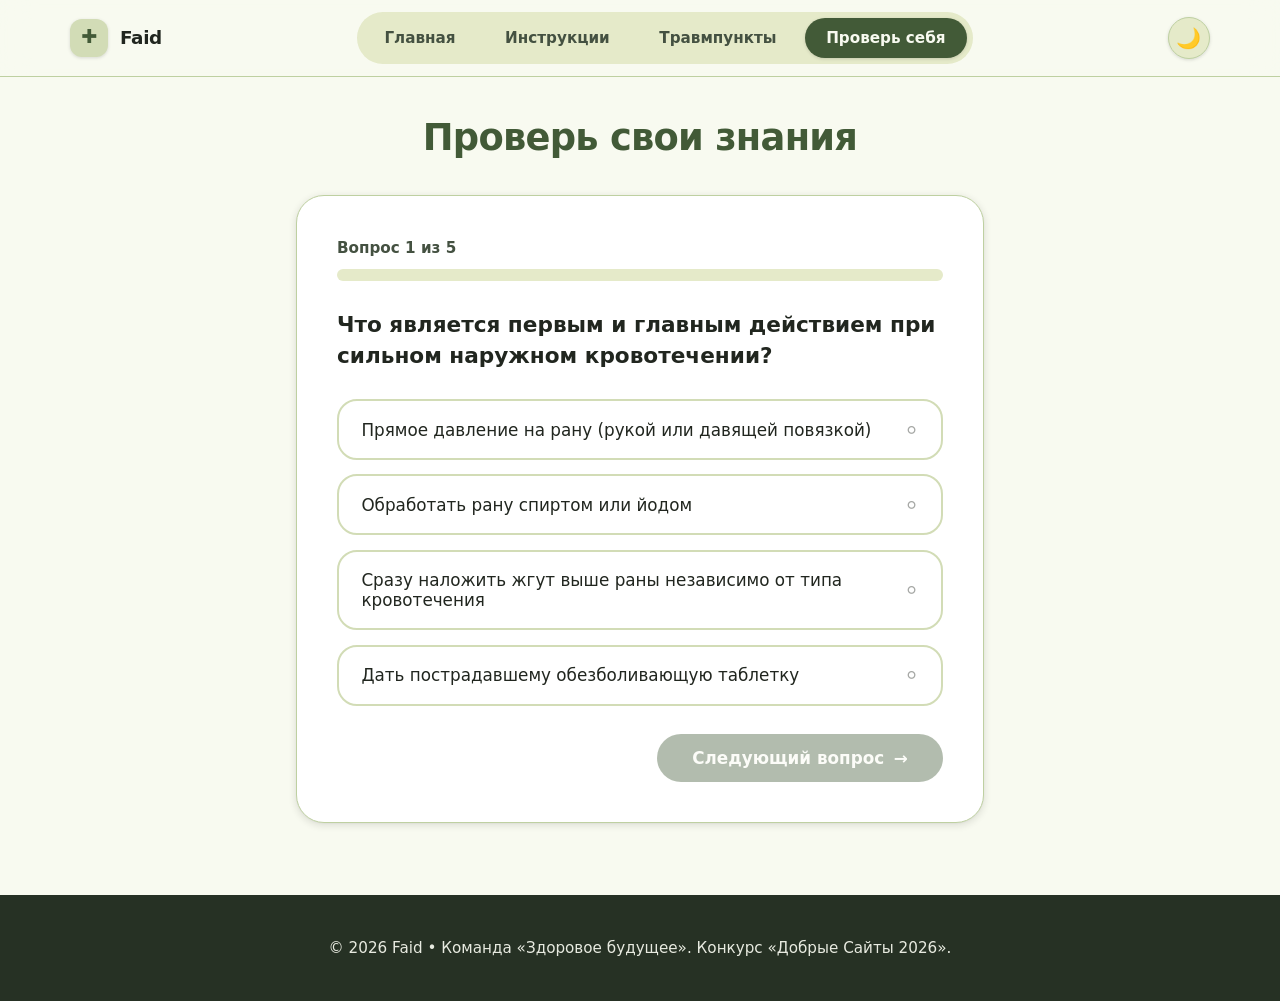
<file: web/test.html>
<!DOCTYPE html>
<html lang="ru">
<head>
  <meta charset="UTF-8">
  <meta name="viewport" content="width=device-width, initial-scale=1.0">
  <title>Тест: Проверь себя • Faid</title>
  <meta name="description" content="Faid: проверьте свои знания правил оказания первой доврачебной помощи и получите именной сертификат.">
  <link rel="stylesheet" href="css/style.css">
  <script>
    (function(){
      try {
        var s = localStorage.getItem('theme');
        var p = window.matchMedia && window.matchMedia('(prefers-color-scheme: dark)').matches;
        var t = (s === 'dark' || (!s && p)) ? 'dark' : 'light';
        document.documentElement.setAttribute('data-theme', t);
      } catch(e) {
        document.documentElement.setAttribute('data-theme', 'light');
      }
    })();
  </script>
</head>
<body>
  <header>
    <div class="nav-container">
      <a href="index.html" class="brand">
        <span class="brand-icon">✚</span>
        <span>Faid</span>
      </a>
      <nav>
        <ul>
          <li><a href="index.html">Главная</a></li>
          <li><a href="instructions.html">Инструкции</a></li>
          <li><a href="map.html">Травмпункты</a></li>
          <li><a href="test.html" class="active" aria-current="page">Проверь себя</a></li>
        </ul>
      </nav>
      <button id="theme-toggle" class="theme-toggle-btn" type="button" aria-label="Переключить тему оформления" title="Сменить тему">
        <span class="theme-toggle-icon">🌙</span>
      </button>
    </div>
  </header>

  <main class="quiz-section">
    <h1>Проверь свои знания</h1>
    
    <div id="best-score-badge" class="best-score-badge" style="display: none;"></div>

    <div id="quiz-container">
      <div id="quiz-content">
        <div class="quiz-header">
          <span id="quiz-progress-text" class="quiz-progress-text">Вопрос 1 из 5</span>
          <div class="progress-bar-container">
            <div id="progress-bar" class="progress-bar"></div>
          </div>
        </div>
        <div id="question"></div>
        <div id="options"></div>
        <div id="explanation" class="quiz-explanation" style="display: none;"></div>
        <div class="quiz-actions">
          <button id="next-btn" class="btn" disabled>Следующий вопрос</button>
        </div>
      </div>
      <div id="result" style="display: none;"></div>
    </div>

    <!-- Скрытый холст для генерации сертификата -->
    <canvas id="cert-canvas" width="1200" height="850" style="display: none;"></canvas>
  </main>

  <footer>
    <p>© 2026 Faid • Команда «Здоровое будущее». Конкурс «Добрые Сайты 2026».</p>
  </footer>

  <!-- Theme Management -->
  <script src="js/theme.js"></script>
  <script src="js/test.js"></script>
</body>
</html>
</file>
<file: web/css/style.css>
/* ==========================================================================
   Google Material You 3 Expressive Design System
   Main Stylesheet (Botanical Sage Palette)
   ========================================================================== */

:root,
:root[data-theme="light"],
[data-theme="light"] {
  /* ==========================================================================
     User Defined Botanical / Everforest Palette (Light Mode)
     ========================================================================== */
  /* --- BG --- */
  --bg0_h: #f8faf0;
  --bg0: #f1f3e0;
  --bg0_s: #e5eac9;
  --bg1: #d2dcb6;
  --bg2: #bed0a1;
  --bg3: #a1bc98;
  --bg4: #8da684;
  /* --- FG --- */
  --fg0: #21261f;
  --fg1: #263124;
  --fg2: #344031;
  --fg3: #445141;
  --fg4: #556252;
  /* --- GRAY --- */
  --gray: #788773;
  --gray_alt: #677364;
  /* --- RED --- */
  --neutral_red: #a84542;
  --bright_red: #c65450;
  --faded_red: #7e3230;
  /* --- GREEN --- */
  --neutral_green: #5a794c;
  --bright_green: #739b60;
  --faded_green: #425a37;
  /* --- YELLOW --- */
  --neutral_yellow: #a6822c;
  --bright_yellow: #c49c36;
  --faded_yellow: #7a5f20;
  /* --- BLUE --- */
  --neutral_blue: #477685;
  --bright_blue: #5993a6;
  --faded_blue: #335763;
  /* --- PURPLE --- */
  --neutral_purple: #825b7a;
  --bright_purple: #9e7195;
  --faded_purple: #61435b;
  /* --- AQUA --- */
  --neutral_aqua: #4e8071;
  --bright_aqua: #639f8d;
  --faded_aqua: #3a6155;
  /* --- ORANGE --- */
  --neutral_orange: #ba6630;
  --bright_orange: #da7b3c;
  --faded_orange: #8d4b21;

  /* Component semantic tokens (Light) */
  --m3-primary: var(--faded_green);
  --header-bg: rgba(248, 250, 240, 0.88);
  --header-border: var(--bg2);
  --surface: #ffffff;
  --surface-hover: var(--bg0_s);
  --btn-bg: var(--faded_green);
  --btn-fg: var(--bg0_h);
  --btn-hover-bg: var(--fg2);
  --btn-hover-fg: var(--bg0_h);
  --link-color: var(--faded_green);
  --footer-bg: var(--fg1);
  --footer-fg: var(--bg0_h);
  --footer-border: transparent;

  --badge-urgent-bg: #ffdad4;
  --badge-urgent-fg: var(--faded_red);
  --badge-psy-bg: #ede3ed;
  --badge-psy-fg: var(--faded_purple);
  --badge-trauma-bg: var(--bg1);
  --badge-trauma-fg: var(--faded_green);
  --badge-myth-bg: #fce8e6;
  --badge-myth-fg: var(--neutral_red);

  --warning-bg: #fce8e6;
  --warning-fg: var(--faded_red);
  --warning-border: var(--neutral_red);

  --notice-bg: #fdf3e7;
  --notice-fg: var(--faded_orange);
  --notice-border: var(--neutral_orange);

  /* ==========================================================================
     Material You 3 Shape & Elevation Tokens
     ========================================================================== */
  --m3-shape-small: 8px;
  --m3-shape-medium: 12px;
  --m3-shape-large: 20px;
  --m3-shape-extra-large: 28px;
  --m3-shape-full: 9999px;

  --m3-elevation-1: 0px 1px 3px 1px rgba(0, 0, 0, 0.07), 0px 1px 2px 0px rgba(0, 0, 0, 0.04);
  --m3-elevation-2: 0px 2px 6px 2px rgba(0, 0, 0, 0.08), 0px 1px 2px 0px rgba(0, 0, 0, 0.04);
  --m3-elevation-3: 0px 4px 12px 3px rgba(0, 0, 0, 0.08), 0px 1px 3px 0px rgba(0, 0, 0, 0.05);

  --m3-motion: cubic-bezier(0.2, 0, 0, 1);
}

/* ==========================================================================
   Botanical Sage Dark Palette (Матча & Шалфей)
   ========================================================================== */
:root[data-theme="dark"],
[data-theme="dark"] {
  /* --- BG --- */
  --bg0_h: #181c17;
  --bg0: #1c241b;
  --bg0_s: #252e23;
  --bg1: #263124;
  --bg2: #344031;
  --bg3: #445141;
  --bg4: #556252;
  /* --- FG --- */
  --fg0: #f1f3e0;
  --fg1: #e2e8cc;
  --fg2: #d2dcb6;
  --fg3: #bccdb4;
  --fg4: #a1bc98;
  /* --- GRAY --- */
  --gray: #778873;
  --gray_alt: #8e9e8b;
  /* --- RED --- */
  --neutral_red: #d6706e;
  --bright_red: #f28f8d;
  --faded_red: #a84542;
  /* --- GREEN --- */
  --neutral_green: #88ab7e;
  --bright_green: #b5d4ab;
  --faded_green: #5a794c;
  /* --- YELLOW --- */
  --neutral_yellow: #d4b465;
  --bright_yellow: #edd085;
  --faded_yellow: #a6822c;
  /* --- BLUE --- */
  --neutral_blue: #72a4b8;
  --bright_blue: #91c4d9;
  --faded_blue: #477685;
  /* --- PURPLE --- */
  --neutral_purple: #b68fb0;
  --bright_purple: #d2abc9;
  --faded_purple: #825b7a;
  /* --- AQUA --- */
  --neutral_aqua: #82b3a4;
  --bright_aqua: #9ed0c1;
  --faded_aqua: #4e8071;
  /* --- ORANGE --- */
  --neutral_orange: #db8e5c;
  --bright_orange: #f2a877;
  --faded_orange: #ba6630;

  /* Component semantic tokens (Dark) */
  --m3-primary: var(--bright_green);
  --header-bg: rgba(24, 28, 23, 0.88);
  --header-border: var(--bg2);
  --surface: var(--bg0);
  --surface-hover: var(--bg0_s);
  --btn-bg: var(--neutral_green);
  --btn-fg: #181c17;
  --btn-hover-bg: var(--bright_green);
  --btn-hover-fg: #181c17;
  --link-color: var(--bright_green);
  --footer-bg: #131712;
  --footer-fg: var(--fg3);
  --footer-border: var(--bg2);

  --badge-urgent-bg: rgba(214, 112, 110, 0.18);
  --badge-urgent-fg: var(--bright_red);
  --badge-psy-bg: rgba(182, 143, 176, 0.2);
  --badge-psy-fg: var(--bright_purple);
  --badge-trauma-bg: var(--bg2);
  --badge-trauma-fg: var(--bright_green);
  --badge-myth-bg: rgba(214, 112, 110, 0.18);
  --badge-myth-fg: var(--bright_red);

  --warning-bg: rgba(214, 112, 110, 0.15);
  --warning-fg: var(--bright_red);
  --warning-border: var(--neutral_red);

  --notice-bg: rgba(219, 142, 92, 0.15);
  --notice-fg: var(--bright_orange);
  --notice-border: var(--neutral_orange);

  --m3-elevation-1: 0px 1px 3px 1px rgba(0, 0, 0, 0.35), 0px 1px 2px 0px rgba(0, 0, 0, 0.2);
  --m3-elevation-2: 0px 2px 6px 2px rgba(0, 0, 0, 0.45), 0px 1px 2px 0px rgba(0, 0, 0, 0.25);
  --m3-elevation-3: 0px 4px 12px 3px rgba(0, 0, 0, 0.55), 0px 1px 3px 0px rgba(0, 0, 0, 0.3);
}

/* Smooth theme transition */
html.theme-transition,
html.theme-transition *,
html.theme-transition *::before,
html.theme-transition *::after {
  transition: background-color 0.25s ease, border-color 0.25s ease, color 0.25s ease, box-shadow 0.25s ease !important;
  transition-delay: 0s !important;
}

/* Base reset */
* {
  margin: 0;
  padding: 0;
  box-sizing: border-box;
}

body {
  font-family: 'Google Sans', 'Roboto', -apple-system, BlinkMacSystemFont, 'Segoe UI', system-ui, sans-serif;
  background-color: var(--bg0_h);
  color: var(--fg0);
  line-height: 1.6;
  min-height: 100vh;
  display: flex;
  flex-direction: column;
  -webkit-font-smoothing: antialiased;
  transition: background-color 0.3s var(--m3-motion), color 0.3s var(--m3-motion);
}

main {
  flex: 1;
}

/* ==========================================================================
   Header & Navigation (M3 Floating Pill Bar)
   ========================================================================== */
header {
  position: sticky;
  top: 0;
  z-index: 1200;
  background: var(--header-bg);
  backdrop-filter: blur(16px);
  -webkit-backdrop-filter: blur(16px);
  border-bottom: 1px solid var(--header-border);
  padding: 0.75rem 1.5rem;
  transition: all 0.3s var(--m3-motion);
}

.nav-container {
  max-width: 1140px;
  margin: 0 auto;
  display: flex;
  align-items: center;
  justify-content: space-between;
  gap: 1rem;
}

.brand {
  display: flex;
  align-items: center;
  gap: 0.75rem;
  text-decoration: none;
  color: var(--fg0);
  font-weight: 700;
  font-size: 1.15rem;
  letter-spacing: -0.02em;
}

.brand-icon {
  width: 38px;
  height: 38px;
  border-radius: var(--m3-shape-medium);
  background: var(--bg1);
  color: var(--faded_green);
  display: flex;
  align-items: center;
  justify-content: center;
  font-size: 1.2rem;
  font-weight: bold;
  box-shadow: var(--m3-elevation-1);
}

nav {
  display: flex;
  justify-content: center;
}

nav ul {
  display: inline-flex;
  align-items: center;
  gap: 0.4rem;
  list-style: none;
  background: var(--bg0_s);
  padding: 0.35rem;
  border-radius: var(--m3-shape-full);
  flex-wrap: wrap;
  justify-content: center;
}

nav a {
  display: inline-flex;
  align-items: center;
  padding: 0.5rem 1.35rem;
  border-radius: var(--m3-shape-full);
  text-decoration: none;
  color: var(--fg3);
  font-size: 0.95rem;
  font-weight: 600;
  transition: all 0.2s var(--m3-motion);
}

nav a:hover {
  background: var(--surface-hover);
  color: var(--fg0);
}

nav a:focus-visible {
  outline: 3px solid var(--btn-bg);
  outline-offset: 2px;
}

nav a.active,
nav a[aria-current="page"] {
  background: var(--btn-bg);
  color: var(--btn-fg);
  box-shadow: var(--m3-elevation-1);
}

/* Theme Toggle Button (M3 Circle Button) */
.theme-toggle-btn {
  width: 42px;
  height: 42px;
  border-radius: var(--m3-shape-full);
  background: var(--bg0_s);
  border: 1.5px solid var(--bg2);
  color: var(--fg0);
  display: inline-flex;
  align-items: center;
  justify-content: center;
  font-size: 1.25rem;
  cursor: pointer;
  transition: all 0.2s var(--m3-motion);
  box-shadow: var(--m3-elevation-1);
  user-select: none;
  flex-shrink: 0;
  padding: 0;
}

.theme-toggle-btn:hover {
  background: var(--bg1);
  border-color: var(--btn-bg);
  transform: rotate(15deg) scale(1.05);
  box-shadow: var(--m3-elevation-2);
}

.theme-toggle-btn:active {
  transform: scale(0.95);
}

.theme-toggle-btn:focus-visible {
  outline: 3px solid var(--btn-bg);
  outline-offset: 2px;
}

.theme-toggle-icon {
  display: inline-flex;
  align-items: center;
  justify-content: center;
  pointer-events: none;
  line-height: 1;
}

/* ==========================================================================
   Hero Section (M3 Expressive Banner)
   ========================================================================== */
.hero {
  max-width: 1100px;
  margin: 1.5rem auto 3.5rem;
  padding: 4.5rem 2rem 4rem;
  background: linear-gradient(145deg, var(--bg0_s), var(--bg1));
  border-radius: var(--m3-shape-extra-large);
  border: 1px solid var(--bg2);
  text-align: center;
  box-shadow: var(--m3-elevation-1);
}

.hero h1 {
  font-size: clamp(2.2rem, 5vw, 3.6rem);
  font-weight: 800;
  line-height: 1.15;
  color: var(--fg1);
  letter-spacing: -0.03em;
  max-width: 820px;
  margin: 0 auto 1.25rem;
}

.hero p {
  font-size: clamp(1.05rem, 2vw, 1.25rem);
  color: var(--fg3);
  max-width: 640px;
  margin: 0 auto 2.5rem;
  line-height: 1.55;
}

/* Material You 3 Buttons */
.btn {
  display: inline-flex;
  align-items: center;
  justify-content: center;
  gap: 0.6rem;
  padding: 0.9rem 2.2rem;
  border-radius: var(--m3-shape-full);
  font-size: 1.05rem;
  font-weight: 700;
  font-family: inherit;
  cursor: pointer;
  text-decoration: none;
  border: none;
  outline: none;
  background: var(--btn-bg);
  color: var(--btn-fg);
  box-shadow: var(--m3-elevation-1);
  transition: all 0.2s var(--m3-motion);
  user-select: none;
}

.btn:hover:not(:disabled) {
  background: var(--btn-hover-bg);
  color: var(--btn-hover-fg);
  box-shadow: var(--m3-elevation-2);
  transform: translateY(-2px);
}

.btn:active:not(:disabled) {
  transform: scale(0.98);
}

.btn:focus-visible {
  outline: 3px solid var(--btn-bg);
  outline-offset: 3px;
}

.btn:disabled {
  opacity: 0.4;
  cursor: not-allowed;
  box-shadow: none;
  transform: none;
}

/* ==========================================================================
   Video Showcase Section (M3 Responsive Coverflow / Carousel)
   ========================================================================== */
.video-section {
  max-width: 1100px;
  margin: 0 auto 3.5rem;
  padding: 3.5rem 2rem 3rem;
  background: linear-gradient(145deg, var(--bg0_s), var(--bg1));
  border-radius: var(--m3-shape-extra-large);
  border: 1px solid var(--bg2);
  text-align: center;
  box-shadow: var(--m3-elevation-1);
}

.video-section h2 {
  font-size: clamp(2rem, 4.5vw, 2.8rem);
  font-weight: 800;
  line-height: 1.2;
  color: var(--fg1);
  letter-spacing: -0.02em;
  margin: 0 auto 1.75rem;
}

.video-carousel {
  position: relative;
  display: flex;
  align-items: stretch;
  justify-content: center;
  gap: 1.25rem;
  width: 100%;
  max-width: 1000px;
  margin: 0 auto 1.5rem;
  outline: none;
}

/* Side Peek Cards (as designed in competition mockup) */
.video-side-card {
  flex: 0 0 15%;
  border-radius: var(--m3-shape-large);
  border: 1px solid var(--bg2);
  cursor: pointer;
  position: relative;
  overflow: hidden;
  display: flex;
  flex-direction: column;
  align-items: center;
  justify-content: center;
  padding: 1rem 0.5rem;
  transition: transform 0.25s var(--m3-motion), box-shadow 0.25s var(--m3-motion), opacity 0.2s var(--m3-motion);
  box-shadow: var(--m3-elevation-1);
  user-select: none;
  background-color: var(--bg2);
}

.video-side-card.side-prev {
  background: linear-gradient(to right, var(--bg3), var(--bg2));
}

.video-side-card.side-next {
  background: linear-gradient(to left, var(--bg3), var(--bg2));
}

.video-side-card:hover,
.video-side-card:focus-visible {
  transform: scale(1.03);
  box-shadow: var(--m3-elevation-2);
  border-color: var(--faded_green);
  outline: 2px solid var(--m3-primary);
  outline-offset: 2px;
}

.side-card-icon {
  width: 42px;
  height: 42px;
  border-radius: 50%;
  background: rgba(0, 0, 0, 0.28);
  color: var(--fg0);
  display: flex;
  align-items: center;
  justify-content: center;
  font-size: 1.25rem;
  backdrop-filter: blur(4px);
  transition: all 0.25s var(--m3-motion);
  box-shadow: 0 2px 6px rgba(0, 0, 0, 0.2);
}

.video-side-card:hover .side-card-icon {
  background: var(--btn-bg);
  color: var(--btn-fg);
  transform: scale(1.12);
}

.side-card-text {
  margin-top: 0.75rem;
  font-size: 0.78rem;
  font-weight: 600;
  color: var(--fg2);
  text-align: center;
  line-height: 1.25;
  display: -webkit-box;
  -webkit-line-clamp: 3;
  -webkit-box-orient: vertical;
  overflow: hidden;
  text-overflow: ellipsis;
  opacity: 0.85;
}

/* Center Active Video Container */
.video-center-card {
  flex: 1 1 68%;
  max-width: 680px;
  border-radius: var(--m3-shape-large);
  overflow: hidden;
  box-shadow: var(--m3-elevation-3);
  border: 1.5px solid var(--bg3);
  background: #000;
  position: relative;
  aspect-ratio: 16 / 9;
}

.video-iframe-wrapper {
  width: 100%;
  height: 100%;
  position: relative;
}

.video-iframe-wrapper iframe {
  position: absolute;
  top: 0;
  left: 0;
  width: 100%;
  height: 100%;
  border: none;
}

/* Active Video Details below Carousel */
.video-details {
  max-width: 680px;
  margin: 1.5rem auto 0;
  text-align: center;
  display: flex;
  flex-direction: column;
  align-items: center;
  gap: 0.65rem;
}

.video-badge {
  display: inline-flex;
  align-items: center;
  gap: 0.4rem;
  font-size: 0.85rem;
  font-weight: 700;
  padding: 0.35rem 0.95rem;
  border-radius: var(--m3-shape-full);
  background: var(--bg2);
  color: var(--fg1);
  border: 1px solid var(--bg3);
}

.video-title {
  font-size: clamp(1.15rem, 2.5vw, 1.45rem);
  font-weight: 700;
  color: var(--fg1);
  margin: 0;
  line-height: 1.35;
}

.video-source {
  font-size: 0.88rem;
  color: var(--fg4);
  font-weight: 500;
  margin: -0.25rem 0 0;
}

.video-desc {
  font-size: 0.98rem;
  color: var(--fg3);
  line-height: 1.55;
  margin: 0;
  max-width: 620px;
}

.video-actions {
  display: flex;
  align-items: center;
  justify-content: center;
  gap: 0.75rem;
  margin-top: 0.4rem;
  flex-wrap: wrap;
}

.video-ext-btn {
  display: inline-flex;
  align-items: center;
  gap: 0.5rem;
  font-size: 0.95rem;
  font-weight: 600;
  color: var(--fg1);
  text-decoration: none;
  padding: 0.55rem 1.35rem;
  border-radius: var(--m3-shape-full);
  background: var(--bg1);
  border: 1px solid var(--bg3);
  box-shadow: var(--m3-elevation-1);
  transition: all 0.2s var(--m3-motion);
}

.video-ext-btn:hover {
  background: var(--bg2);
  color: var(--fg0);
  border-color: var(--fg4);
  transform: translateY(-2px);
  box-shadow: var(--m3-elevation-2);
}

/* Nav Controls (Dots + Prev/Next buttons) */
.video-nav-controls {
  display: flex;
  align-items: center;
  justify-content: center;
  gap: 1.25rem;
  margin-top: 1.25rem;
}

.video-nav-btn {
  width: 38px;
  height: 38px;
  border-radius: 50%;
  border: 1px solid var(--bg3);
  background: var(--bg1);
  color: var(--fg1);
  display: inline-flex;
  align-items: center;
  justify-content: center;
  font-size: 1.35rem;
  cursor: pointer;
  line-height: 1;
  transition: all 0.2s var(--m3-motion);
  box-shadow: var(--m3-elevation-1);
}

.video-nav-btn:hover {
  background: var(--btn-bg);
  color: var(--btn-fg);
  transform: scale(1.08);
}

.video-dots {
  display: flex;
  align-items: center;
  justify-content: center;
  gap: 0.55rem;
}

.video-dot {
  width: 12px;
  height: 12px;
  border-radius: 50%;
  border: none;
  background: var(--bg3);
  cursor: pointer;
  padding: 0;
  transition: all 0.25s var(--m3-motion);
}

.video-dot:hover {
  background: var(--fg4);
}

.video-dot.active {
  width: 28px;
  border-radius: 6px;
  background: var(--btn-bg);
}

/* ==========================================================================
   Features Section (M3 Expressive Cards)
   ========================================================================== */
.features {
  max-width: 1100px;
  margin: 0 auto 4.5rem;
  padding: 0 1rem;
  display: grid;
  grid-template-columns: repeat(auto-fit, minmax(280px, 1fr));
  gap: 1.75rem;
}

.feature {
  background: var(--bg0);
  border: 1.5px solid var(--bg1);
  border-radius: var(--m3-shape-extra-large);
  padding: 2.25rem 2rem;
  text-align: left;
  transition: all 0.3s var(--m3-motion);
  display: flex;
  flex-direction: column;
}

.feature:hover {
  transform: translateY(-4px);
  background: var(--bg0_s);
  border-color: var(--bg2);
  box-shadow: var(--m3-elevation-2);
}

.feature-icon {
  width: 56px;
  height: 56px;
  border-radius: var(--m3-shape-large);
  background: var(--bg2);
  color: var(--faded_green);
  display: flex;
  align-items: center;
  justify-content: center;
  font-size: 1.75rem;
  margin-bottom: 1.25rem;
  box-shadow: var(--m3-elevation-1);
}

.feature h2 {
  font-size: 1.45rem;
  font-weight: 700;
  color: var(--fg1);
  margin-bottom: 0.75rem;
  letter-spacing: -0.02em;
}

.feature p {
  color: var(--fg3);
  font-size: 1.05rem;
  line-height: 1.55;
  flex: 1;
}

/* ==========================================================================
   Instructions Page & Filter Chips (M3 Expressive)
   ========================================================================== */
.instructions-wrapper {
  max-width: 960px;
  margin: 2rem auto 4.5rem;
  padding: 0 1rem;
}

.instructions-header {
  text-align: center;
  margin-bottom: 2.25rem;
}

.instructions-header h1 {
  font-size: clamp(2.2rem, 4vw, 3rem);
  font-weight: 800;
  color: var(--fg1);
  letter-spacing: -0.03em;
  margin-bottom: 0.75rem;
}

.instructions-header p {
  color: var(--fg3);
  font-size: 1.1rem;
  max-width: 680px;
  margin: 0 auto;
}

/* Document Downloads Banner */
.docs-download-banner {
  background: var(--bg0_s);
  border: 1.5px solid var(--bg2);
  border-radius: var(--m3-shape-extra-large);
  padding: 1.5rem 1.75rem;
  margin-bottom: 2.25rem;
  display: flex;
  flex-direction: column;
  gap: 1.25rem;
  box-shadow: var(--m3-elevation-1);
}

.docs-banner-info {
  display: flex;
  align-items: center;
  gap: 1rem;
}

.docs-icon {
  font-size: 2.2rem;
  flex-shrink: 0;
}

.docs-banner-info h3 {
  font-size: 1.2rem;
  font-weight: 700;
  color: var(--fg1);
  margin-bottom: 0.25rem;
}

.docs-banner-info p {
  font-size: 0.95rem;
  color: var(--fg3);
  margin: 0;
}

.docs-buttons-group {
  display: flex;
  gap: 1rem;
  flex-wrap: wrap;
}

.doc-btn {
  flex: 1;
  min-width: 280px;
  background: var(--bg0);
  border: 1.5px solid var(--bg2);
  border-radius: var(--m3-shape-large);
  padding: 0.85rem 1.25rem;
  display: flex;
  align-items: center;
  gap: 0.75rem;
  text-decoration: none;
  color: var(--fg0);
  transition: all 0.2s var(--m3-motion);
  box-shadow: var(--m3-elevation-1);
}

.doc-btn:hover {
  background: var(--surface-hover);
  border-color: var(--btn-bg);
  transform: translateY(-2px);
  box-shadow: var(--m3-elevation-2);
}

.doc-badge {
  font-size: 0.75rem;
  font-weight: 800;
  background: var(--bg1);
  color: var(--faded_green);
  padding: 0.25rem 0.5rem;
  border-radius: var(--m3-shape-small);
  letter-spacing: 0.04em;
}

[data-theme="dark"] .doc-badge {
  background: var(--bg2);
  color: var(--bright_green);
}

.doc-title {
  flex: 1;
  font-size: 0.95rem;
  font-weight: 600;
  color: var(--fg1);
}

.doc-size {
  font-size: 0.8rem;
  color: var(--fg4);
  font-weight: 500;
}

/* M3 Filter Chips */
.chips-group {
  display: flex;
  gap: 0.6rem;
  flex-wrap: wrap;
  justify-content: center;
  margin-bottom: 2.5rem;
}

.chip {
  display: inline-flex;
  align-items: center;
  gap: 0.5rem;
  padding: 0.65rem 1.35rem;
  border-radius: var(--m3-shape-full);
  background: var(--bg0);
  border: 1.5px solid var(--bg2);
  color: var(--fg3);
  font-family: inherit;
  font-size: 0.95rem;
  font-weight: 600;
  cursor: pointer;
  transition: all 0.2s var(--m3-motion);
  user-select: none;
}

.chip:hover {
  background: var(--surface-hover);
  color: var(--fg0);
  transform: translateY(-1px);
}

.chip.active {
  background: var(--btn-bg);
  color: var(--btn-fg);
  border-color: var(--btn-bg);
  box-shadow: var(--m3-elevation-1);
}

/* Instruction Cards */
.instruction-card {
  background: var(--bg0);
  border: 1.5px solid var(--bg1);
  border-radius: var(--m3-shape-extra-large);
  padding: 2.25rem 2rem;
  margin-bottom: 1.75rem;
  transition: all 0.25s var(--m3-motion);
}

.instruction-card:hover {
  transform: translateY(-3px);
  background: var(--bg0_s);
  border-color: var(--bg2);
  box-shadow: var(--m3-elevation-2);
}

.card-badge {
  display: inline-flex;
  align-items: center;
  gap: 0.4rem;
  padding: 0.35rem 0.95rem;
  border-radius: var(--m3-shape-full);
  font-size: 0.82rem;
  font-weight: 700;
  letter-spacing: 0.03em;
  text-transform: uppercase;
  margin-bottom: 0.85rem;
}

.badge-urgent {
  background: var(--badge-urgent-bg);
  color: var(--badge-urgent-fg);
  border: 1px solid rgba(214, 112, 110, 0.3);
}

.badge-psy {
  background: var(--badge-psy-bg);
  color: var(--badge-psy-fg);
  border: 1px solid rgba(182, 143, 176, 0.3);
}

.badge-trauma {
  background: var(--badge-trauma-bg);
  color: var(--badge-trauma-fg);
  border: 1px solid rgba(136, 171, 126, 0.3);
}

.badge-myth {
  background: var(--badge-myth-bg);
  color: var(--badge-myth-fg);
  border: 1px solid rgba(214, 112, 110, 0.3);
}

.instruction-card h2 {
  font-size: 1.5rem;
  font-weight: 800;
  color: var(--fg1);
  letter-spacing: -0.02em;
  margin-bottom: 0.5rem;
}

.instruction-card .card-intro {
  color: var(--fg3);
  font-size: 1.05rem;
  margin-bottom: 1.25rem;
}

.steps-list {
  margin: 1rem 0;
  padding-left: 1.35rem;
  display: flex;
  flex-direction: column;
  gap: 0.65rem;
  color: var(--fg2);
  line-height: 1.55;
  font-size: 1.02rem;
}

.steps-list strong {
  color: var(--fg0);
}

.warning-box {
  background: var(--warning-bg);
  color: var(--warning-fg);
  padding: 1.15rem 1.35rem;
  border-radius: var(--m3-shape-medium);
  border-left: 5px solid var(--warning-border);
  margin-top: 1.25rem;
  font-size: 0.95rem;
  line-height: 1.55;
}

.tip-box {
  background: var(--bg0_s);
  color: var(--fg1);
  padding: 1.15rem 1.35rem;
  border-radius: var(--m3-shape-medium);
  border-left: 5px solid var(--faded_green);
  margin-top: 1.25rem;
  font-size: 0.95rem;
  line-height: 1.55;
}

[data-theme="dark"] .tip-box {
  border-left-color: var(--neutral_green);
}

.doc-link-anchor {
  color: var(--link-color);
  font-weight: 700;
  text-decoration: underline;
  font-size: 0.95rem;
  display: inline-flex;
  align-items: center;
  gap: 0.4rem;
  transition: color 0.2s;
}

.doc-link-anchor:hover {
  color: var(--fg0);
}

/* ==========================================================================
   Quiz Section & Elements (M3 Expressive)
   ========================================================================== */
.quiz-section {
  max-width: 720px;
  margin: 2rem auto 4.5rem;
  padding: 0 1rem;
  width: 100%;
}

.quiz-section h1 {
  text-align: center;
  color: var(--faded_green);
  margin-bottom: 1.75rem;
  font-size: 2.3rem;
  font-weight: 800;
  letter-spacing: -0.02em;
}

/* Best score badge */
.best-score-badge {
  background: var(--bg1);
  border: 1.5px solid var(--bg2);
  color: var(--fg0);
  padding: 0.85rem 1.4rem;
  border-radius: var(--m3-shape-medium);
  font-size: 0.95rem;
  font-weight: 600;
  margin-bottom: 1.5rem;
  display: flex;
  align-items: center;
  justify-content: space-between;
  gap: 0.75rem;
  box-shadow: var(--m3-elevation-1);
}

.best-score-badge .badge-text {
  display: flex;
  align-items: center;
  gap: 0.5rem;
}

.best-score-badge .badge-clear-btn {
  background: none;
  border: none;
  color: var(--fg2);
  font-size: 0.85rem;
  font-weight: 700;
  text-decoration: underline;
  cursor: pointer;
  padding: 0.2rem 0.5rem;
  font-family: inherit;
  transition: color 0.2s;
}

.best-score-badge .badge-clear-btn:hover {
  color: var(--neutral_red);
}

/* Quiz Card Container */
#quiz-container {
  background: var(--surface);
  padding: 2.5rem;
  border-radius: var(--m3-shape-extra-large);
  border: 1.5px solid var(--bg2);
  box-shadow: var(--m3-elevation-2);
  transition: background-color 0.3s var(--m3-motion), border-color 0.3s var(--m3-motion);
}

.quiz-header {
  margin-bottom: 1.75rem;
}

.quiz-progress-text {
  font-size: 0.95rem;
  color: var(--fg3);
  font-weight: 700;
  display: block;
  margin-bottom: 0.5rem;
}

.progress-bar-container {
  width: 100%;
  height: 12px;
  background: var(--bg0_s);
  border-radius: var(--m3-shape-full);
  overflow: hidden;
}

.progress-bar {
  height: 100%;
  background: var(--btn-bg);
  width: 0%;
  border-radius: var(--m3-shape-full);
  transition: width 0.35s var(--m3-motion);
}

#question {
  font-size: 1.35rem;
  font-weight: 700;
  color: var(--fg0);
  margin-bottom: 1.75rem;
  line-height: 1.45;
}

#options {
  display: flex;
  flex-direction: column;
  gap: 0.9rem;
  margin-bottom: 1.75rem;
}

/* Option Button as M3 Selection Card */
.option-btn {
  width: 100%;
  text-align: left;
  padding: 1.15rem 1.4rem;
  font-size: 1.05rem;
  border: 2px solid var(--bg1);
  border-radius: var(--m3-shape-large);
  background: var(--surface);
  color: var(--fg0);
  cursor: pointer;
  font-family: inherit;
  font-weight: 500;
  transition: all 0.2s var(--m3-motion);
  display: flex;
  align-items: center;
  justify-content: space-between;
  gap: 0.75rem;
}

.option-btn:hover:not(:disabled) {
  border-color: var(--btn-bg);
  background: var(--surface-hover);
  transform: translateX(4px);
}

.option-btn:focus-visible {
  outline: 3px solid var(--btn-bg);
  outline-offset: 2px;
}

.option-btn:disabled {
  cursor: not-allowed;
}

.option-btn:disabled:not(.correct):not(.wrong) {
  opacity: 0.5;
}

.option-btn.correct {
  background-color: var(--bg1) !important;
  border-color: var(--neutral_green) !important;
  color: var(--fg0) !important;
  font-weight: 700;
}

[data-theme="dark"] .option-btn.correct {
  background-color: rgba(136, 171, 126, 0.22) !important;
  border-color: var(--neutral_green) !important;
  color: var(--bright_green) !important;
}

.option-btn.wrong {
  background-color: var(--warning-bg) !important;
  border-color: var(--neutral_red) !important;
  color: var(--warning-fg) !important;
  font-weight: 700;
}

/* Explanation Banner */
.quiz-explanation {
  margin-bottom: 1.75rem;
  padding: 1.25rem 1.5rem;
  border-radius: var(--m3-shape-large);
  font-size: 0.98rem;
  line-height: 1.55;
  background: var(--bg0_s);
  border-left: 6px solid var(--neutral_blue);
  color: var(--fg1);
}

.quiz-explanation.correct {
  background: var(--bg0_s);
  border-left-color: var(--neutral_green);
  color: var(--fg1);
}

.quiz-explanation.wrong {
  background: var(--warning-bg);
  border-left-color: var(--neutral_red);
  color: var(--warning-fg);
}

.quiz-actions {
  display: flex;
  justify-content: flex-end;
}

/* Result Screen */
.result-box {
  text-align: center;
  padding: 0.5rem 0;
}

.result-box h2 {
  color: var(--faded_green);
  font-size: 2.2rem;
  font-weight: 800;
  margin-bottom: 0.5rem;
  letter-spacing: -0.02em;
}

.result-score {
  font-size: 1.5rem;
  font-weight: 800;
  color: var(--fg1);
  margin: 0.75rem 0;
}

.result-box p {
  color: var(--fg3);
  font-size: 1.1rem;
  margin-bottom: 2rem;
  line-height: 1.55;
}

/* Certificate Section */
.certificate-section {
  margin-top: 2.5rem;
  padding-top: 2rem;
  border-top: 2px dashed var(--bg2);
  text-align: left;
}

.certificate-section h3 {
  color: var(--faded_green);
  font-size: 1.45rem;
  font-weight: 800;
  margin-bottom: 0.5rem;
  display: flex;
  align-items: center;
  gap: 0.5rem;
}

.certificate-section p {
  color: var(--fg3);
  font-size: 0.98rem;
  margin-bottom: 1.25rem;
  line-height: 1.5;
}

.cert-input-group {
  display: flex;
  gap: 0.75rem;
  flex-wrap: wrap;
  margin-bottom: 0.75rem;
}

.cert-input-group input {
  flex: 1;
  min-width: 240px;
  padding: 0.85rem 1.25rem;
  font-size: 1rem;
  border: 2px solid var(--bg2);
  border-radius: var(--m3-shape-medium);
  font-family: inherit;
  outline: none;
  background: var(--bg0_h);
  color: var(--fg0);
  transition: border-color 0.2s, box-shadow 0.2s;
}

.cert-input-group input:focus {
  border-color: var(--faded_green);
  box-shadow: 0 0 0 3px rgba(66, 90, 55, 0.15);
}

.cert-error {
  color: var(--neutral_red);
  font-size: 0.9rem;
  margin-bottom: 0.75rem;
  font-weight: 600;
}

.cert-preview-box {
  margin-top: 1.75rem;
  background: var(--bg0);
  padding: 1.5rem;
  border-radius: var(--m3-shape-large);
  border: 1px solid var(--bg2);
  text-align: center;
}

.cert-image-wrapper {
  width: 100%;
  overflow: hidden;
  border-radius: var(--m3-shape-medium);
  box-shadow: var(--m3-elevation-2);
  margin-bottom: 1.5rem;
  background: #ffffff;
}

.cert-image-wrapper img {
  width: 100%;
  height: auto;
  display: block;
}

.cert-download-actions {
  display: flex;
  justify-content: center;
  gap: 1rem;
  flex-wrap: wrap;
}

.btn-download {
  background: var(--faded_green);
  display: inline-flex;
  align-items: center;
  gap: 0.5rem;
}

.btn-download:hover {
  background: var(--fg2);
}

.cert-locked-notice {
  margin-top: 1.75rem;
  padding: 1.25rem 1.5rem;
  background: var(--notice-bg);
  border-left: 5px solid var(--notice-border);
  border-radius: var(--m3-shape-medium);
  font-size: 0.98rem;
  color: var(--notice-fg);
  text-align: left;
  line-height: 1.55;
}

/* ==========================================================================
   Trauma Centers Map & Directory Section (Material You 3)
   ========================================================================== */
.map-page-wrapper {
  max-width: 1320px;
  margin: 0 auto;
  padding: 1rem 1rem 3.5rem;
}

.map-header {
  text-align: center;
  margin-bottom: 1.75rem;
}

.map-header h1 {
  font-size: clamp(2rem, 4vw, 2.75rem);
  font-weight: 800;
  color: var(--fg1);
  letter-spacing: -0.02em;
  margin: 0 0 0.5rem;
}

.map-header p {
  color: var(--fg3);
  font-size: 1.1rem;
  max-width: 680px;
  margin: 0 auto 1rem;
  line-height: 1.5;
}

.geo-status-wrapper {
  display: inline-flex;
  align-items: center;
  justify-content: center;
  gap: 0.75rem;
  flex-wrap: wrap;
  margin: 0 auto;
}

.geo-actions-group {
  display: inline-flex;
  align-items: center;
  gap: 0.5rem;
  flex-wrap: wrap;
}

.btn-re-geo {
  display: inline-flex;
  align-items: center;
  gap: 0.35rem;
  padding: 0.45rem 1rem;
  border-radius: var(--m3-shape-full);
  background: var(--bg0_s);
  border: 1px solid var(--bg2);
  color: var(--fg1);
  font-size: 0.86rem;
  font-weight: 600;
  cursor: pointer;
  font-family: inherit;
  transition: all 0.2s var(--m3-motion);
  box-shadow: var(--m3-elevation-1);
}

.btn-re-geo:hover {
  background: var(--bg2);
  color: var(--fg0);
  border-color: var(--faded_green);
  transform: translateY(-1px);
}

.btn-re-geo:active {
  transform: scale(0.97);
}

.btn-osm-sync {
  display: inline-flex;
  align-items: center;
  gap: 0.4rem;
  padding: 0.45rem 1.05rem;
  border-radius: var(--m3-shape-full);
  background: var(--bg0_s);
  border: 1.5px solid var(--faded_blue, #7daea3);
  color: var(--faded_blue, #7daea3);
  font-size: 0.86rem;
  font-weight: 700;
  cursor: pointer;
  font-family: inherit;
  transition: all 0.2s var(--m3-motion);
  box-shadow: var(--m3-elevation-1);
}

.btn-osm-sync:hover {
  background: var(--faded_blue, #7daea3);
  color: #14161b;
  transform: translateY(-1px);
  box-shadow: var(--m3-elevation-2);
}

.btn-osm-sync:active {
  transform: scale(0.97);
}

.btn-osm-sync.syncing {
  opacity: 0.75;
  pointer-events: none;
}

.geo-status-badge {
  display: inline-flex;
  align-items: center;
  gap: 0.5rem;
  padding: 0.4rem 1rem;
  border-radius: var(--m3-shape-full);
  background: var(--bg0_s);
  border: 1px solid var(--bg2);
  font-size: 0.88rem;
  color: var(--fg3);
  font-weight: 500;
  box-shadow: var(--m3-elevation-1);
}

.geo-status-badge.geo-active {
  background: var(--bg2);
  color: var(--fg0);
  border-color: var(--faded_green);
}

.geo-spinner {
  width: 12px;
  height: 12px;
  border: 2px solid var(--fg3);
  border-top-color: var(--m3-primary);
  border-radius: 50%;
  animation: spin 0.8s linear infinite;
  display: inline-block;
}

@keyframes spin {
  to { transform: rotate(360deg); }
}

/* Map Controls: Search & Chips */
.map-controls-bar {
  display: flex;
  flex-direction: column;
  gap: 1.15rem;
  margin-bottom: 1.25rem;
  background: var(--bg0_s);
  padding: 1rem 1.25rem;
  border-radius: var(--m3-shape-large);
  border: 1px solid var(--bg2);
  position: relative;
  z-index: 2;
}

/* City / Region Selector Control */
.map-city-control {
  display: flex;
  flex-direction: column;
  gap: 0.45rem;
  width: 100%;
}

.map-city-label {
  font-size: 0.92rem;
  font-weight: 700;
  color: var(--fg1);
  display: flex;
  align-items: center;
  gap: 0.35rem;
}

.city-select-wrapper {
  position: relative;
  width: 100%;
  display: flex;
  align-items: center;
}

.city-select-icon {
  position: absolute;
  left: 1rem;
  font-size: 1.15rem;
  color: var(--fg3);
  pointer-events: none;
  z-index: 1;
}

.map-city-select {
  width: 100%;
  padding: 0.85rem 2.5rem 0.85rem 2.85rem;
  border-radius: var(--m3-shape-full);
  border: 1.5px solid var(--bg2);
  background: var(--bg0);
  color: var(--fg0);
  font-family: inherit;
  font-size: 0.98rem;
  font-weight: 600;
  outline: none;
  cursor: pointer;
  -webkit-appearance: none;
  -moz-appearance: none;
  appearance: none;
  box-shadow: var(--m3-elevation-1);
  transition: all 0.2s var(--m3-motion);
}

.map-city-select:hover {
  border-color: var(--bg3);
  background: var(--bg0_h, var(--bg0));
}

.map-city-select:focus {
  border-color: var(--faded_blue, #7daea3);
  box-shadow: 0 0 0 3px rgba(125, 174, 163, 0.25);
}

.city-select-arrow {
  position: absolute;
  right: 1.15rem;
  font-size: 0.75rem;
  color: var(--fg3);
  pointer-events: none;
  transition: transform 0.2s ease;
}

.map-city-select:focus ~ .city-select-arrow {
  color: var(--faded_blue, #7daea3);
  transform: rotate(180deg);
}

/* Category Dropdown Control */
.map-category-control {
  display: flex;
  flex-direction: column;
  gap: 0.45rem;
  width: 100%;
}

.map-category-label {
  font-size: 0.92rem;
  font-weight: 700;
  color: var(--fg1);
  display: flex;
  align-items: center;
  gap: 0.35rem;
}

.category-select-wrapper {
  position: relative;
  width: 100%;
  display: flex;
  align-items: center;
}

.category-select-icon {
  position: absolute;
  left: 1rem;
  font-size: 1.15rem;
  color: var(--fg3);
  pointer-events: none;
  z-index: 1;
}

.map-category-select {
  width: 100%;
  padding: 0.85rem 2.5rem 0.85rem 2.85rem;
  border-radius: var(--m3-shape-full);
  border: 1.5px solid var(--bg2);
  background: var(--bg0);
  color: var(--fg0);
  font-family: inherit;
  font-size: 0.98rem;
  font-weight: 600;
  outline: none;
  cursor: pointer;
  -webkit-appearance: none;
  -moz-appearance: none;
  appearance: none;
  box-shadow: var(--m3-elevation-1);
  transition: all 0.2s var(--m3-motion);
}

.map-category-select:hover {
  border-color: var(--bg3);
  background: var(--bg0_h, var(--bg0));
}

.map-category-select:focus {
  border-color: var(--faded_green);
  box-shadow: 0 0 0 3px rgba(136, 171, 126, 0.25);
}

.category-select-arrow {
  position: absolute;
  right: 1.15rem;
  font-size: 0.75rem;
  color: var(--fg3);
  pointer-events: none;
  transition: transform 0.2s ease;
}

.map-category-select:focus ~ .category-select-arrow {
  color: var(--faded_green);
  transform: rotate(180deg);
}

.map-chips {
  display: flex;
  gap: 0.5rem;
  flex-wrap: wrap;
  align-items: center;
}

.map-chips-label {
  font-size: 0.9rem;
  font-weight: 600;
  color: var(--fg3);
  margin-right: 0.25rem;
}

/* Radius Selector Control */
.map-radius-control {
  display: flex;
  flex-direction: column;
  gap: 0.5rem;
  background: var(--bg0);
  border: 1px solid var(--bg2);
  padding: 0.75rem 1rem;
  border-radius: var(--m3-shape-medium);
  margin-top: 0.25rem;
}

.radius-header {
  display: flex;
  align-items: center;
  justify-content: space-between;
  gap: 0.5rem;
}

.radius-label {
  font-size: 0.92rem;
  font-weight: 700;
  color: var(--fg1);
}

.radius-val-badge {
  display: inline-flex;
  align-items: center;
  justify-content: center;
  padding: 0.2rem 0.7rem;
  border-radius: var(--m3-shape-full);
  background: var(--btn-bg);
  color: var(--btn-fg);
  font-size: 0.85rem;
  font-weight: 800;
  letter-spacing: 0.3px;
  box-shadow: var(--m3-elevation-1);
}

.radius-slider-wrapper {
  display: flex;
  flex-direction: column;
  gap: 0.35rem;
}

.radius-slider-wrapper input[type="range"] {
  width: 100%;
  height: 8px;
  -webkit-appearance: none;
  appearance: none;
  background: var(--bg2);
  border-radius: var(--m3-shape-full);
  outline: none;
  cursor: pointer;
  margin: 0.35rem 0;
  transition: background 0.2s ease;
}

.radius-slider-wrapper input[type="range"]::-webkit-slider-thumb {
  -webkit-appearance: none;
  appearance: none;
  width: 22px;
  height: 22px;
  border-radius: 50%;
  background: var(--btn-bg);
  border: 3px solid var(--bg0);
  box-shadow: 0 1px 4px rgba(0, 0, 0, 0.28);
  cursor: pointer;
  transition: transform 0.15s ease, background 0.2s ease;
}

.radius-slider-wrapper input[type="range"]::-moz-range-thumb {
  width: 22px;
  height: 22px;
  border-radius: 50%;
  background: var(--btn-bg);
  border: 3px solid var(--bg0);
  box-shadow: 0 1px 4px rgba(0, 0, 0, 0.28);
  cursor: pointer;
}

.radius-slider-wrapper input[type="range"]::-webkit-slider-thumb:hover {
  transform: scale(1.15);
}

.radius-ticks {
  display: flex;
  justify-content: space-between;
  width: 100%;
  padding: 0 2px;
}

.radius-ticks .tick {
  font-size: 0.8rem;
  color: var(--fg3);
  font-weight: 600;
  cursor: pointer;
  padding: 0.2rem 0.5rem;
  border-radius: var(--m3-shape-small);
  transition: all 0.15s ease;
  user-select: none;
}

.radius-ticks .tick:hover {
  color: var(--fg0);
  background: var(--bg2);
}

.radius-ticks .tick.active {
  color: var(--faded_green);
  font-weight: 800;
  background: var(--bg2);
}

/* Mobile Tab Switcher */
.map-mobile-tabs {
  display: none;
  grid-template-columns: 1fr 1fr;
  gap: 0.5rem;
  margin-bottom: 1rem;
}

.map-tab-btn {
  padding: 0.75rem;
  border-radius: var(--m3-shape-full);
  border: 1.5px solid var(--bg2);
  background: var(--bg0_s);
  color: var(--fg2);
  font-family: inherit;
  font-size: 0.95rem;
  font-weight: 700;
  cursor: pointer;
  transition: all 0.2s var(--m3-motion);
}

.map-tab-btn.active {
  background: var(--btn-bg);
  color: var(--btn-fg);
  border-color: var(--btn-bg);
  box-shadow: var(--m3-elevation-1);
}

/* Two-Panel Layout */
.map-layout {
  display: grid;
  grid-template-columns: 440px 1fr;
  gap: 1.5rem;
  height: 680px;
  align-items: stretch;
}

.map-list-col {
  display: flex;
  flex-direction: column;
  background: var(--bg0_s);
  border: 1px solid var(--bg2);
  border-radius: var(--m3-shape-large);
  overflow: hidden;
  box-shadow: var(--m3-elevation-1);
}

.centers-list-header,
.list-col-header {
  padding: 0.9rem 1.25rem;
  background: var(--bg1);
  border-bottom: 1px solid var(--bg2);
  display: flex;
  align-items: center;
  justify-content: space-between;
  gap: 0.75rem;
  min-height: 52px;
  box-sizing: border-box;
}

.centers-list-header h2,
.list-col-header h2 {
  font-size: 1.05rem;
  font-weight: 700;
  color: var(--fg0);
  margin: 0;
  line-height: 1.25;
}

.centers-count-badge {
  font-size: 0.82rem;
  font-weight: 700;
  color: var(--fg1);
  background: var(--bg2);
  padding: 0.25rem 0.7rem;
  border-radius: var(--m3-shape-full);
  border: 1px solid var(--bg3);
  white-space: nowrap;
  line-height: 1.2;
  display: inline-flex;
  align-items: center;
}

.centers-scroll-area {
  flex: 1;
  overflow-y: auto;
  padding: 1rem;
  display: flex;
  flex-direction: column;
  gap: 1rem;
  scrollbar-width: thin;
  scrollbar-color: var(--bg3) transparent;
}

.centers-scroll-area::-webkit-scrollbar {
  width: 6px;
}

.centers-scroll-area::-webkit-scrollbar-thumb {
  background: var(--bg3);
  border-radius: 4px;
}

/* Individual Trauma Center Card */
.trauma-card {
  background: var(--bg0);
  border: 1.5px solid var(--bg1);
  border-radius: var(--m3-shape-medium);
  padding: 1.25rem;
  transition: all 0.2s var(--m3-motion);
  cursor: pointer;
  outline: none;
  display: flex;
  flex-direction: column;
  gap: 0.5rem;
  position: relative;
  z-index: 1;
}

.trauma-card:hover {
  border-color: var(--bg3);
  transform: translateY(-2px);
  box-shadow: var(--m3-elevation-2);
  z-index: 2;
}

.trauma-card:focus-visible,
.trauma-card.active-card {
  border-color: var(--faded_green);
  box-shadow: 0 0 0 2px var(--m3-primary);
  background: var(--bg0_s);
  z-index: 3;
}

/* Elevate card when a dropdown is open inside it */
.trauma-card.has-open-dropdown,
.trauma-card:has(.nav-dropdown-wrapper.is-open) {
  z-index: 60 !important;
}

.trauma-card.has-open-dropdown .trauma-card-actions,
.trauma-card:has(.nav-dropdown-wrapper.is-open) .trauma-card-actions {
  position: relative;
  z-index: 70;
}

.trauma-card-header {
  display: flex;
  align-items: center;
  justify-content: space-between;
  gap: 0.5rem;
  flex-wrap: wrap;
}

.trauma-type-badge {
  font-size: 0.78rem;
  font-weight: 700;
  padding: 0.25rem 0.65rem;
  border-radius: var(--m3-shape-full);
  display: inline-flex;
  align-items: center;
  gap: 0.35rem;
}

.badge-24h {
  background: rgba(214, 112, 110, 0.2);
  color: var(--neutral_red);
  border: 1px solid rgba(214, 112, 110, 0.4);
}

.badge-child {
  background: rgba(136, 171, 126, 0.22);
  color: var(--neutral_green);
  border: 1px solid rgba(136, 171, 126, 0.4);
}

.badge-regular {
  background: rgba(212, 180, 101, 0.22);
  color: var(--neutral_yellow);
  border: 1px solid rgba(212, 180, 101, 0.4);
}

.badge-hospital {
  background: rgba(71, 118, 133, 0.22);
  color: var(--neutral_blue);
  border: 1px solid rgba(71, 118, 133, 0.45);
}

.badge-trauma {
  background: rgba(212, 180, 101, 0.22);
  color: var(--neutral_yellow);
  border: 1px solid rgba(212, 180, 101, 0.45);
}

.badge-osm {
  background: rgba(125, 174, 163, 0.22);
  color: var(--faded_blue, #7daea3);
  border: 1px solid rgba(125, 174, 163, 0.45);
}

.item-osm-live {
  font-size: 0.78rem;
  font-weight: 700;
  padding: 0.2rem 0.55rem;
  border-radius: var(--m3-shape-full);
  background: rgba(136, 171, 126, 0.18);
  color: var(--neutral_green);
  border: 1px solid rgba(136, 171, 126, 0.4);
  display: inline-flex;
  align-items: center;
  gap: 0.25rem;
}

.item-dist-pill {
  font-size: 0.82rem;
  font-weight: 700;
  padding: 0.25rem 0.65rem;
  border-radius: var(--m3-shape-full);
  background: var(--bg2);
  color: var(--fg1);
}

.trauma-card-title {
  font-size: 1.15rem;
  font-weight: 700;
  color: var(--fg0);
  margin: 0;
  line-height: 1.35;
}

.trauma-card-address {
  font-size: 0.92rem;
  color: var(--fg2);
  margin: 0;
  line-height: 1.4;
}

.metro-tag {
  color: var(--fg4);
  font-weight: 600;
}

.trauma-card-hours {
  font-size: 0.88rem;
  color: var(--fg3);
  margin: 0;
}

.trauma-card-desc {
  font-size: 0.88rem;
  color: var(--fg3);
  line-height: 1.45;
  margin: 0.25rem 0 0;
}

.trauma-card-phone,
.trauma-card-phone-row {
  font-size: 0.90rem;
  color: var(--fg2);
  margin: 0.35rem 0;
  line-height: 1.45;
  display: flex;
  align-items: center;
  flex-wrap: wrap;
  gap: 0.4rem;
}

.trauma-card-phone strong,
.trauma-card-phone-row strong {
  color: var(--fg1);
}

.trauma-phone-link {
  color: var(--m3-primary);
  font-weight: 700;
  text-decoration: underline;
  text-underline-offset: 3px;
  transition: color 0.15s ease;
}

.trauma-phone-link:hover {
  color: var(--faded_green);
}

.trauma-card-actions {
  display: flex;
  gap: 0.6rem;
  margin-top: 0.8rem;
  flex-wrap: wrap;
}

.action-btn {
  flex: 1 1 180px;
  display: inline-flex;
  align-items: center;
  justify-content: center;
  gap: 0.4rem;
  padding: 0.6rem 0.85rem;
  border-radius: var(--m3-shape-full);
  font-size: 0.86rem;
  font-weight: 700;
  text-decoration: none;
  text-align: center;
  line-height: 1.25;
  transition: all 0.2s var(--m3-motion);
  outline: none;
}

.call-action-btn {
  background: var(--btn-bg);
  color: var(--btn-fg);
}

.call-action-btn:hover {
  opacity: 0.92;
  transform: translateY(-1px);
}

.route-action-btn {
  background: var(--bg2);
  color: var(--fg1);
  border: 1px solid var(--bg3);
}

.route-action-btn:hover {
  background: var(--bg3);
  color: var(--fg0);
  transform: translateY(-1px);
}

/* Navigation Routing Dropdown Menu (Material You 3) */
.nav-dropdown-wrapper {
  position: relative;
  display: inline-block;
  flex: 1 1 180px;
}

.nav-dropdown-wrapper.is-open {
  z-index: 100 !important;
}

.nav-dropdown-toggle {
  width: 100%;
  cursor: pointer;
  display: inline-flex;
  align-items: center;
  justify-content: center;
  gap: 0.45rem;
  padding: 0.6rem 0.85rem;
  border-radius: var(--m3-shape-full);
  font-size: 0.86rem;
  font-weight: 700;
  text-decoration: none;
  text-align: center;
  line-height: 1.25;
  background: var(--bg2);
  color: var(--fg1);
  border: 1px solid var(--bg3);
  transition: all 0.2s var(--m3-motion);
  user-select: none;
  font-family: inherit;
  box-sizing: border-box;
}

.nav-dropdown-toggle:hover {
  background: var(--bg3);
  color: var(--fg0);
  transform: translateY(-1px);
}

.nav-dropdown-toggle .nav-arrow {
  display: inline-block;
  transition: transform 0.2s ease;
  font-size: 0.72rem;
  margin-left: 2px;
}

.nav-dropdown-wrapper.is-open .nav-dropdown-toggle .nav-arrow {
  transform: rotate(180deg);
}

.nav-dropdown-menu {
  position: absolute;
  top: calc(100% + 6px);
  left: 0;
  right: 0;
  min-width: 200px;
  background: var(--surface);
  border: 1.5px solid var(--bg3);
  border-radius: var(--m3-shape-medium);
  box-shadow: 0 10px 28px rgba(0, 0, 0, 0.5), 0 2px 8px rgba(0, 0, 0, 0.25);
  padding: 6px;
  display: none;
  flex-direction: column;
  gap: 3px;
  z-index: 2000;
  animation: navDropdownFadeIn 0.16s cubic-bezier(0.2, 0, 0, 1);
}

.nav-dropdown-wrapper.drop-up .nav-dropdown-menu {
  top: auto;
  bottom: calc(100% + 6px);
}

.nav-dropdown-wrapper.is-open .nav-dropdown-menu {
  display: flex;
}

@keyframes navDropdownFadeIn {
  from {
    opacity: 0;
    transform: translateY(-4px);
  }
  to {
    opacity: 1;
    transform: translateY(0);
  }
}

.nav-menu-item {
  display: flex;
  align-items: center;
  gap: 0.65rem;
  padding: 8px 12px;
  border-radius: var(--m3-shape-small);
  color: var(--fg0) !important;
  text-decoration: none !important;
  font-size: 0.86rem;
  font-weight: 500;
  transition: background 0.15s ease, color 0.15s ease, transform 0.1s ease;
  cursor: pointer;
  box-sizing: border-box;
}

.nav-menu-item:hover,
.nav-menu-item:focus {
  background: var(--surface-hover);
  color: var(--fg1) !important;
  transform: translateX(2px);
}

.nav-menu-icon {
  font-size: 1.05rem;
  line-height: 1;
  display: inline-flex;
  align-items: center;
  justify-content: center;
  width: 22px;
  flex-shrink: 0;
}

.nav-menu-text {
  flex: 1;
  text-align: left;
  line-height: 1.25;
}

.nav-menu-text strong {
  font-weight: 700;
  color: var(--fg0);
}

/* Custom styling for popup dropdown */
.popup-nav-dropdown {
  width: 100%;
  display: block;
  margin-top: 8px;
  flex: none;
}

.popup-nav-dropdown .nav-dropdown-toggle {
  width: 100%;
  padding: 7px 12px;
  background: var(--btn-bg);
  color: var(--btn-fg);
  border: none;
  border-radius: var(--m3-shape-full);
  font-weight: 700;
  font-size: 0.85rem;
}

.popup-nav-dropdown .nav-dropdown-toggle:hover {
  background: var(--btn-bg);
  opacity: 0.92;
}

.popup-nav-dropdown .nav-dropdown-menu {
  width: 100%;
  min-width: 220px;
}

/* Phone Lookup Dropdown & Inline Link Styles */
.phone-inline-dropdown {
  display: inline-flex;
  flex: none;
  vertical-align: middle;
  position: relative;
}

.phone-lookup-inline-btn {
  width: auto !important;
  min-height: auto;
  padding: 0.22rem 0.65rem !important;
  background: var(--bg1) !important;
  color: var(--m3-primary) !important;
  border: 1px dashed var(--m3-primary) !important;
  border-radius: var(--m3-shape-small) !important;
  font-size: 0.83rem !important;
  font-weight: 600 !important;
  cursor: pointer;
  display: inline-flex;
  align-items: center;
  gap: 0.3rem;
  text-decoration: none;
  transition: all 0.18s ease;
  line-height: 1.3 !important;
}

.phone-lookup-inline-btn:hover {
  background: var(--surface-hover) !important;
  color: var(--faded_green) !important;
  border-color: var(--faded_green) !important;
  border-style: solid !important;
  transform: translateY(-1px);
}

.phone-inline-dropdown .nav-dropdown-menu {
  min-width: 215px;
  left: 0;
  right: auto;
}

.popup-phone-dropdown {
  display: inline-flex;
  flex: none;
}

.popup-phone-dropdown .phone-lookup-inline-btn {
  padding: 0.15rem 0.5rem !important;
  font-size: 0.78rem !important;
  border-radius: 4px !important;
}

.phone-action-dropdown {
  flex: 1 1 180px;
}

.phone-action-btn.call-action-btn {
  background: var(--btn-bg);
  color: var(--btn-fg);
  border: none;
}

.phone-action-btn.call-action-btn:hover {
  background: var(--btn-bg);
  color: var(--btn-fg);
  opacity: 0.92;
  transform: translateY(-1px);
}

/* Map View Column */
.map-view-col {
  height: 100%;
  border-radius: var(--m3-shape-large);
  overflow: hidden;
  border: 1px solid var(--bg2);
  box-shadow: var(--m3-elevation-2);
  position: relative;
  z-index: 1;
  background: var(--bg0_s);
}

#trauma-map {
  width: 100%;
  height: 100%;
  min-height: 450px;
  background: var(--bg0);
  border-radius: inherit;
  position: relative;
  z-index: 1;
}

.no-results-card {
  text-align: center;
  padding: 3rem 1.5rem;
  color: var(--fg3);
}

.no-results-icon {
  font-size: 2.5rem;
  margin-bottom: 0.75rem;
}

/* ==========================================================================
   Footer
   ========================================================================== */
footer {
  background: var(--footer-bg);
  color: var(--footer-fg);
  border-top: 1px solid var(--footer-border);
  text-align: center;
  padding: 2.5rem 1.5rem;
  font-size: 0.95rem;
  margin-top: auto;
  transition: background-color 0.3s var(--m3-motion), color 0.3s var(--m3-motion);
}

footer p {
  opacity: 0.92;
}

/* ==========================================================================
   Responsive Adaptations
   ========================================================================== */
@media (max-width: 680px) {
  .nav-container {
    display: grid;
    grid-template-columns: 1fr auto;
    grid-template-areas:
      "brand theme"
      "nav nav";
    gap: 0.6rem 0.5rem;
    align-items: center;
  }

  .brand {
    grid-area: brand;
  }

  .theme-toggle-btn {
    grid-area: theme;
    justify-self: end;
  }

  nav {
    grid-area: nav;
    width: 100%;
  }

  header {
    padding: 0.6rem 1rem;
  }

  nav ul {
    gap: 0.25rem;
    padding: 0.25rem;
    width: 100%;
  }

  nav a {
    padding: 0.45rem 0.75rem;
    font-size: 0.88rem;
  }

  .hero {
    padding: 3rem 1.25rem 2.75rem;
    margin: 1rem 0.5rem 2.5rem;
  }

  .hero h1 {
    font-size: 2rem;
  }

  .hero p {
    font-size: 1.05rem;
    margin-bottom: 2rem;
  }

  .video-section {
    padding: 2.5rem 1rem 2rem;
    margin: 0 0.5rem 2.5rem;
  }

  .video-section h2 {
    font-size: 1.85rem;
    margin-bottom: 1.25rem;
  }

  .video-carousel {
    gap: 0;
  }

  .video-side-card {
    display: none;
  }

  .video-center-card {
    flex: 1 1 100%;
    max-width: 100%;
  }

  .video-details {
    padding: 0 0.25rem;
  }

  .features {
    padding: 0 0.5rem;
    gap: 1rem;
    margin-bottom: 3rem;
  }

  .feature {
    padding: 1.75rem 1.5rem;
  }

  .quiz-section {
    padding: 0 0.5rem;
  }

  .quiz-section h1 {
    font-size: 1.8rem;
  }

  #quiz-container {
    padding: 1.5rem 1.25rem;
  }

  .option-btn {
    padding: 1rem 1.15rem;
    font-size: 0.98rem;
  }

  .cert-input-group {
    flex-direction: column;
  }

  .cert-input-group input,
  .cert-input-group .btn {
    width: 100%;
    min-width: 100%;
  }

  .instruction-card {
    padding: 1.5rem 1.25rem;
  }

  .chips-group {
    gap: 0.4rem;
  }

  .chip {
    padding: 0.5rem 1rem;
    font-size: 0.88rem;
  }

  .best-score-badge {
    flex-direction: column;
    align-items: flex-start;
    gap: 0.5rem;
  }

  .map-layout {
    grid-template-columns: 1fr;
    height: 560px;
  }

  .map-mobile-tabs {
    display: grid;
  }

  .hidden-mobile {
    display: none !important;
  }
}

/* ==========================================================================
   Leaflet / OpenStreetMap Custom Styling (Material You 3)
   ========================================================================== */
.leaflet-container {
  font-family: inherit !important;
  background: var(--bg0) !important;
}

.osm-marker-pin {
  width: 34px;
  height: 34px;
  border-radius: 50% 50% 50% 0;
  transform: rotate(-45deg);
  display: flex;
  align-items: center;
  justify-content: center;
  box-shadow: 0 3px 8px rgba(0, 0, 0, 0.35);
  border: 2px solid #ffffff;
  transition: transform 0.2s ease, box-shadow 0.2s ease;
}

.osm-marker-pin:hover {
  transform: rotate(-45deg) scale(1.18);
  box-shadow: 0 5px 14px rgba(0, 0, 0, 0.5);
}

.osm-marker-icon {
  transform: rotate(45deg);
  font-size: 16px;
  line-height: 1;
  user-select: none;
}

.osm-user-dot {
  width: 18px;
  height: 18px;
  border-radius: 50%;
  background: #1976d2;
  border: 3px solid #ffffff;
  box-shadow: 0 2px 8px rgba(0, 0, 0, 0.4);
  position: relative;
}

.osm-user-pulse {
  position: absolute;
  top: -6px;
  left: -6px;
  width: 24px;
  height: 24px;
  border-radius: 50%;
  background: rgba(25, 118, 210, 0.4);
  animation: pulse-ring 2s cubic-bezier(0.215, 0.61, 0.355, 1) infinite;
}

@keyframes pulse-ring {
  0% { transform: scale(0.5); opacity: 0.8; }
  80%, 100% { transform: scale(2.2); opacity: 0; }
}

.leaflet-popup-content-wrapper {
  background: var(--surface) !important;
  color: var(--fg0) !important;
  border-radius: var(--m3-shape-medium) !important;
  border: 1px solid var(--bg2) !important;
  box-shadow: var(--m3-elevation-3) !important;
  padding: 4px !important;
  overflow: visible !important;
}

.leaflet-popup-tip {
  background: var(--surface) !important;
}

.leaflet-popup-content {
  margin: 10px 12px !important;
  line-height: 1.4 !important;
  overflow: visible !important;
}

.leaflet-popup-content .osm-balloon-card h4 {
  color: var(--fg0) !important;
}

.leaflet-popup-content .osm-balloon-card p {
  color: var(--fg2) !important;
}

.leaflet-control-zoom {
  border-radius: var(--m3-shape-medium) !important;
  border: 1px solid var(--bg2) !important;
  overflow: hidden;
  box-shadow: var(--m3-elevation-2) !important;
}

.leaflet-control-zoom a {
  background: var(--surface) !important;
  color: var(--fg0) !important;
  border-color: var(--bg2) !important;
}

.leaflet-control-zoom a:hover {
  background: var(--surface-hover) !important;
  color: var(--fg1) !important;
}

.leaflet-control-attribution {
  display: none !important;
}

.engine-switcher-bar {
  display: flex;
  align-items: center;
  justify-content: center;
  gap: 0.75rem;
  margin-top: 0.75rem;
  flex-wrap: wrap;
}

.engine-switcher-label {
  font-size: 0.9rem;
  font-weight: 600;
  color: var(--fg3);
}

.engine-switcher-badge {
  display: inline-flex;
  align-items: center;
  gap: 0.45rem;
  background: var(--bg0_s);
  border: 1.5px solid var(--bg2);
  padding: 0.35rem 0.9rem;
  border-radius: var(--m3-shape-full);
  font-size: 0.86rem;
  font-weight: 700;
  text-decoration: none;
  color: var(--fg2);
  transition: all 0.2s var(--m3-motion);
  box-shadow: var(--m3-elevation-1);
}

.engine-switcher-badge:hover {
  background: var(--bg1);
  color: var(--fg0);
  border-color: var(--btn-bg);
  transform: translateY(-1px);
}

.engine-switcher-badge.active {
  background: var(--btn-bg);
  color: var(--btn-fg);
  border-color: var(--btn-bg);
}
</file>
